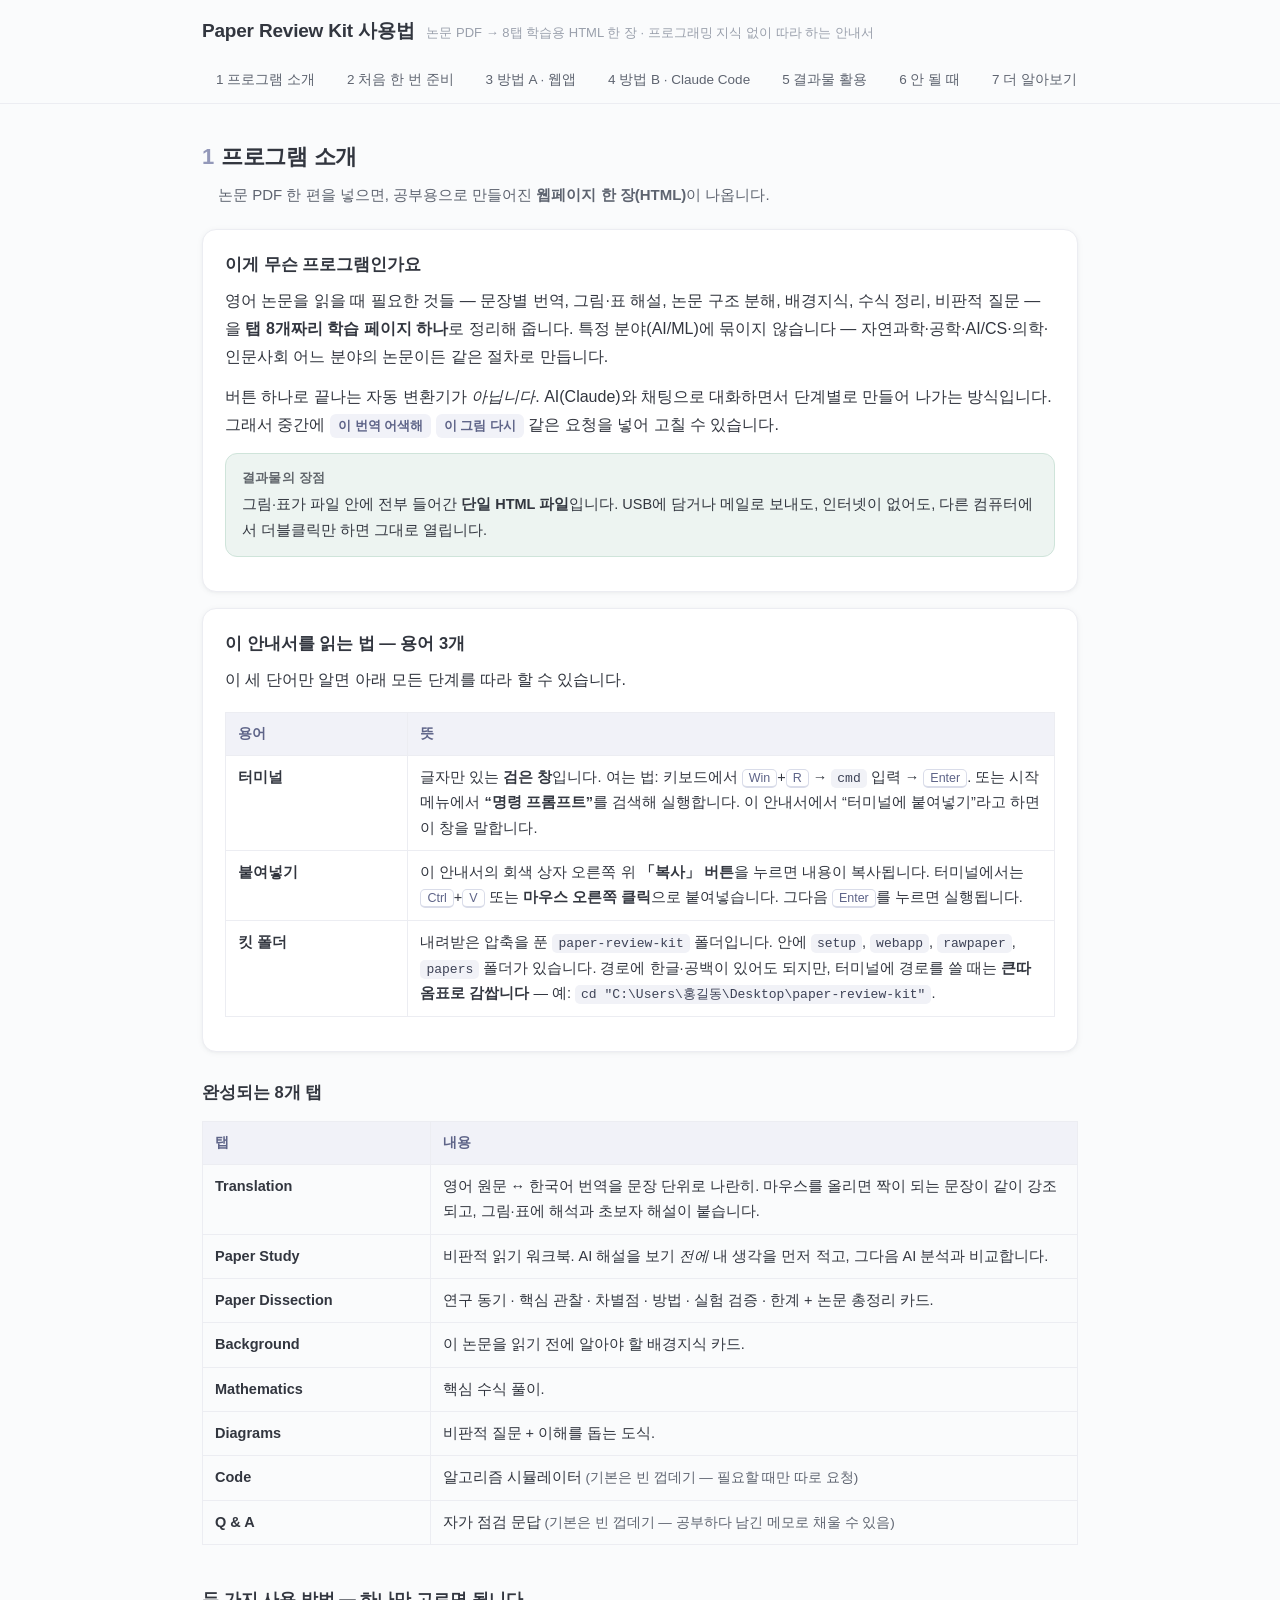
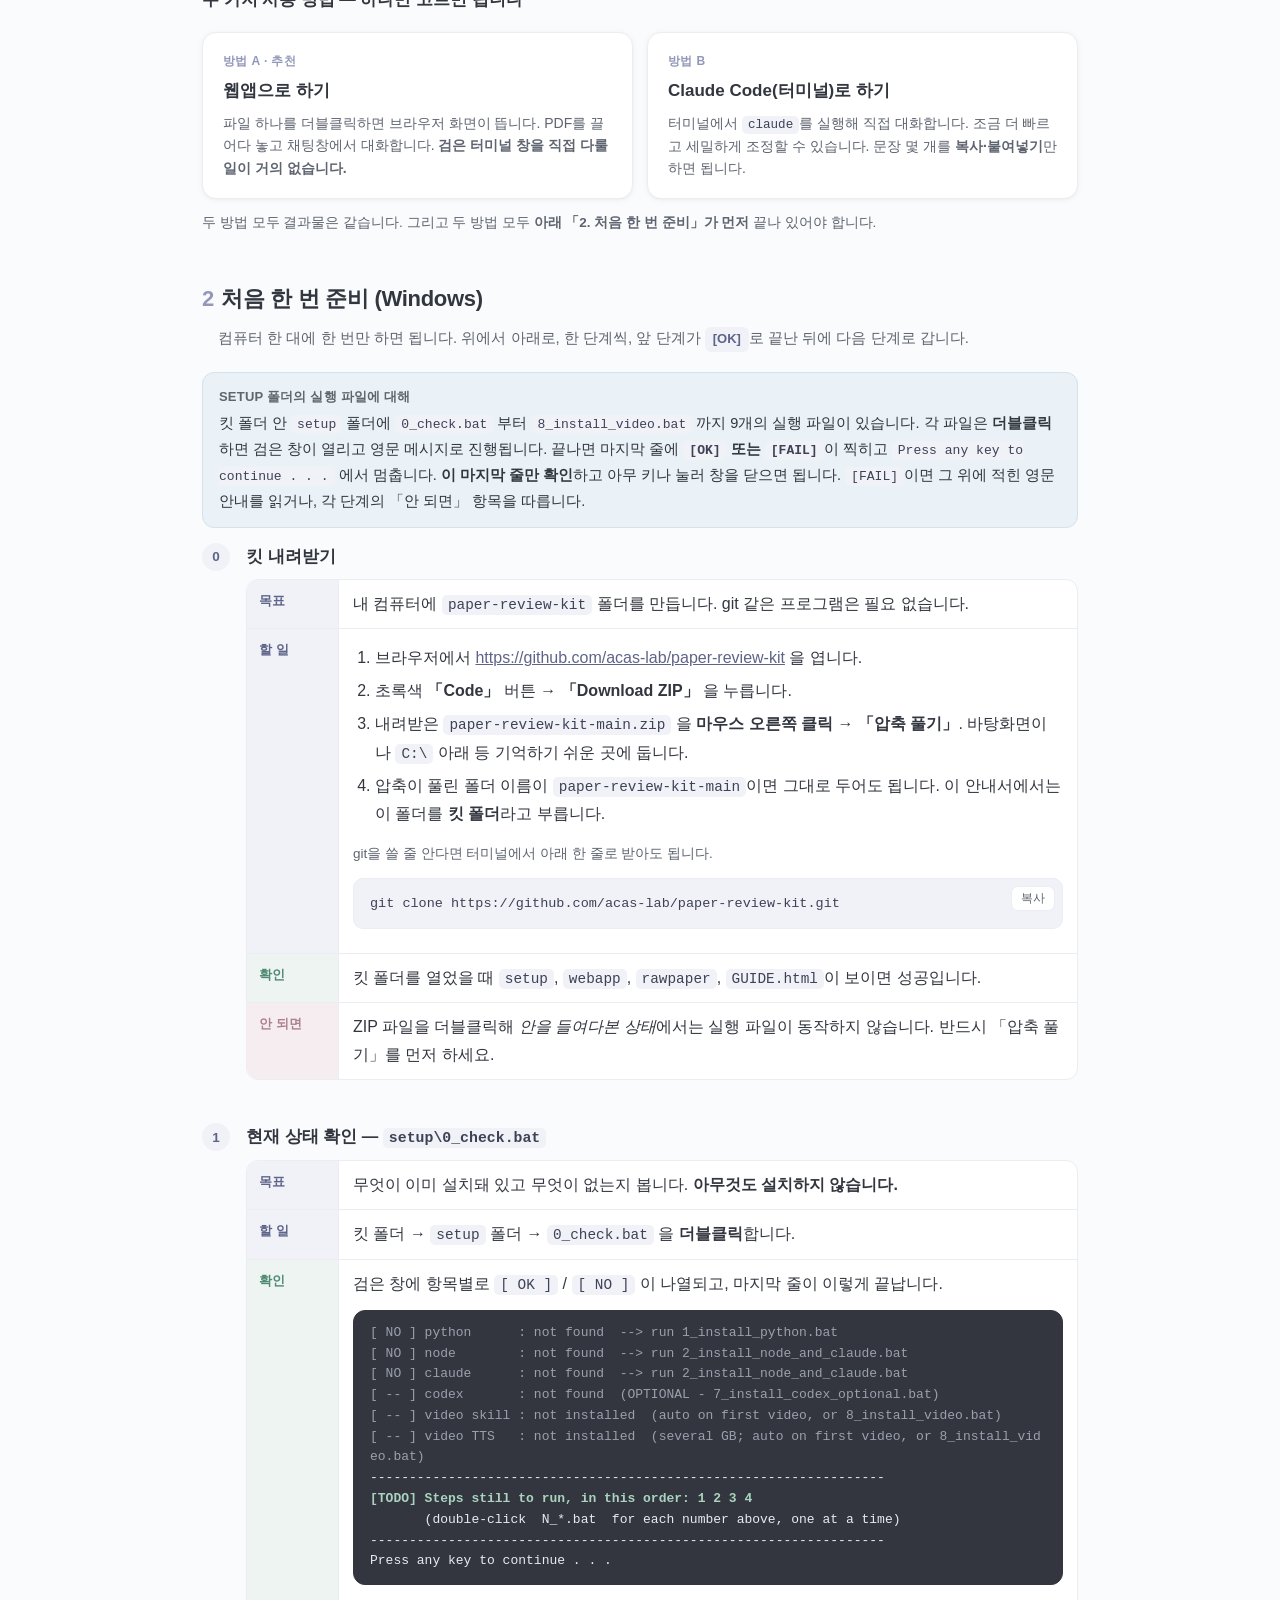
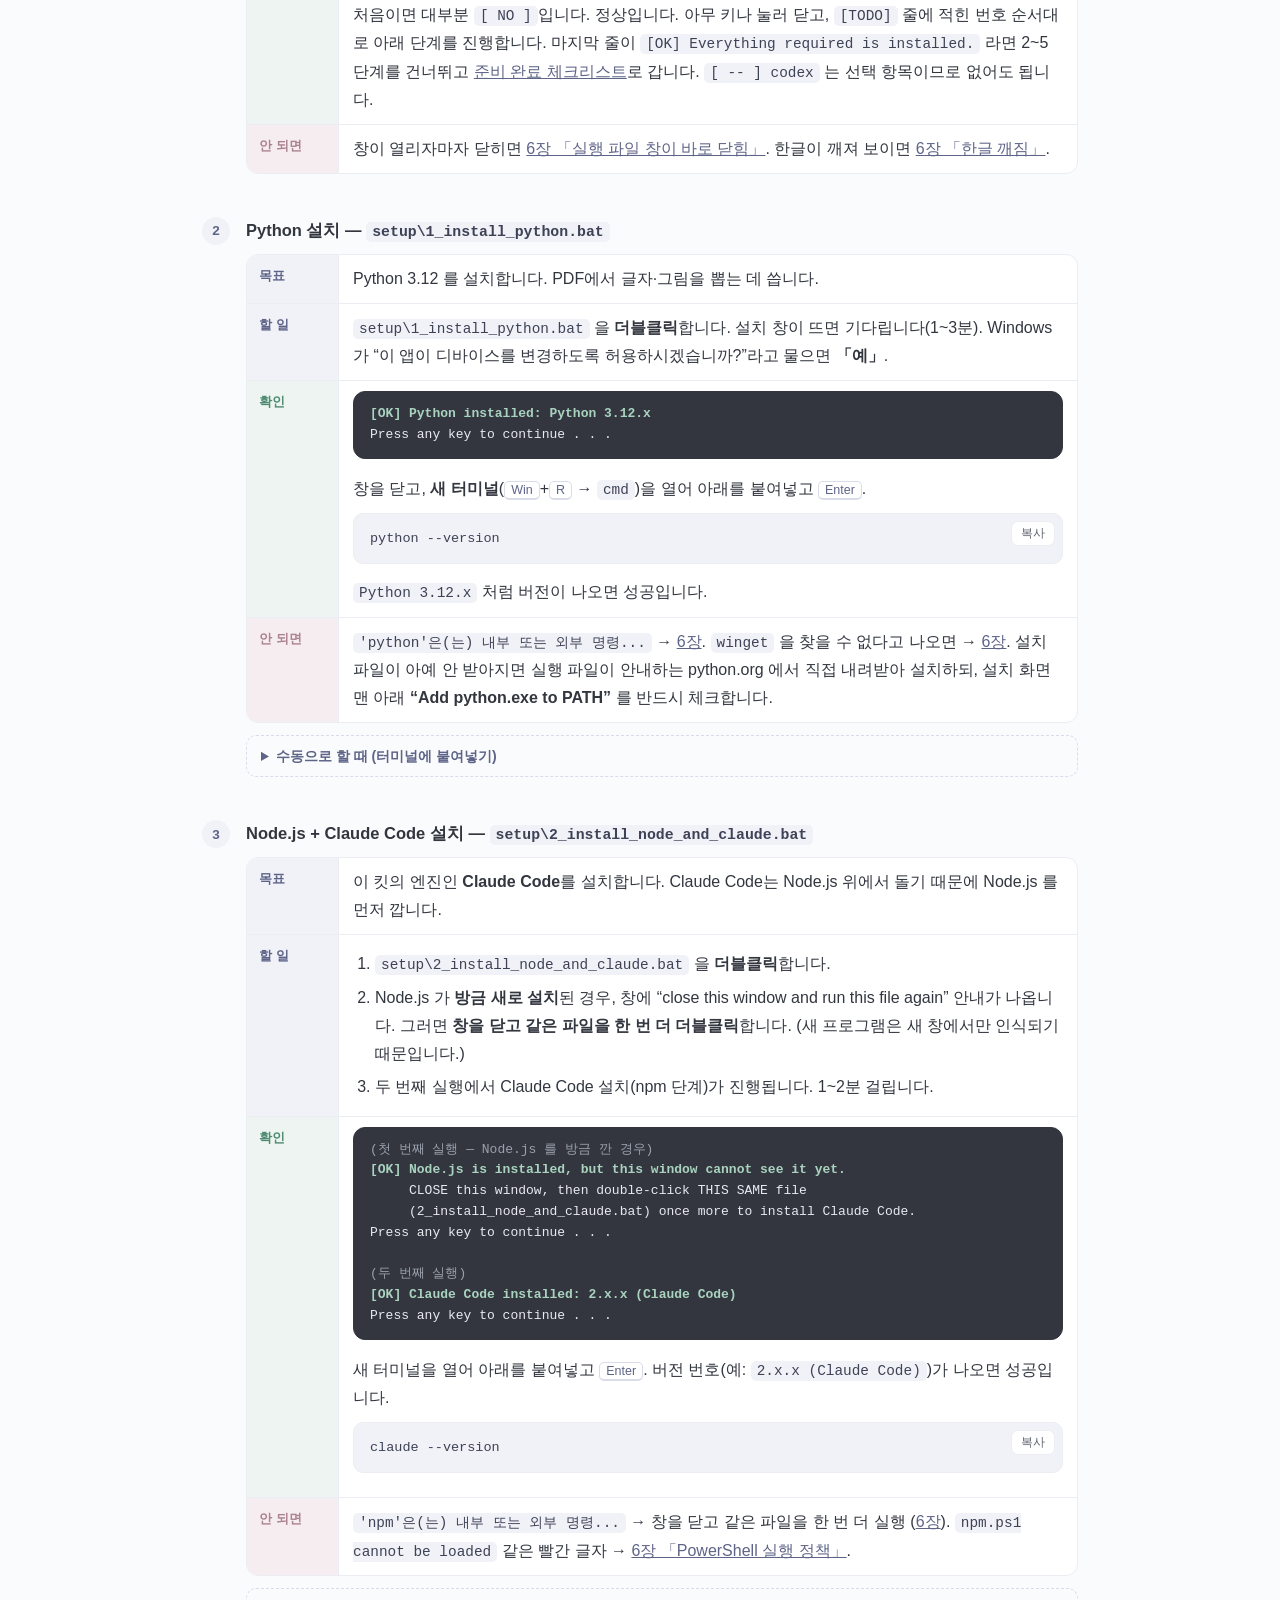
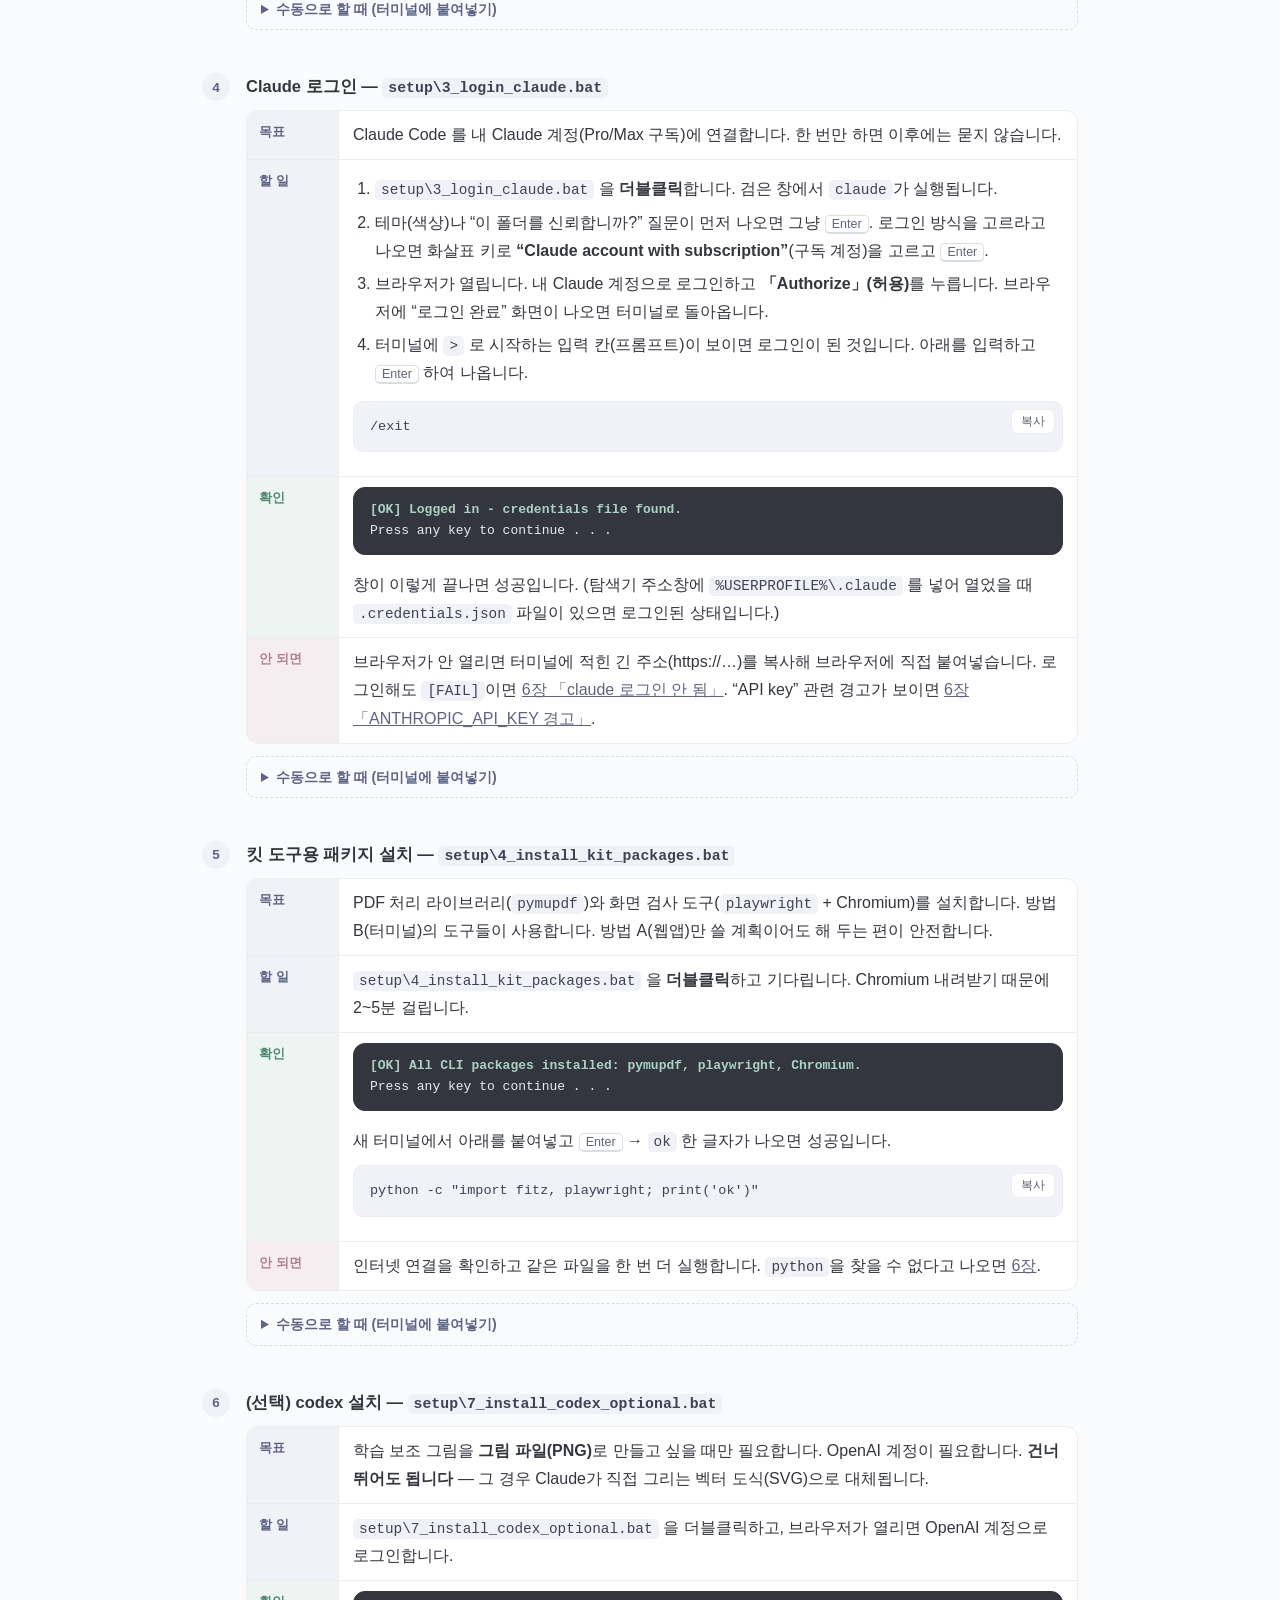
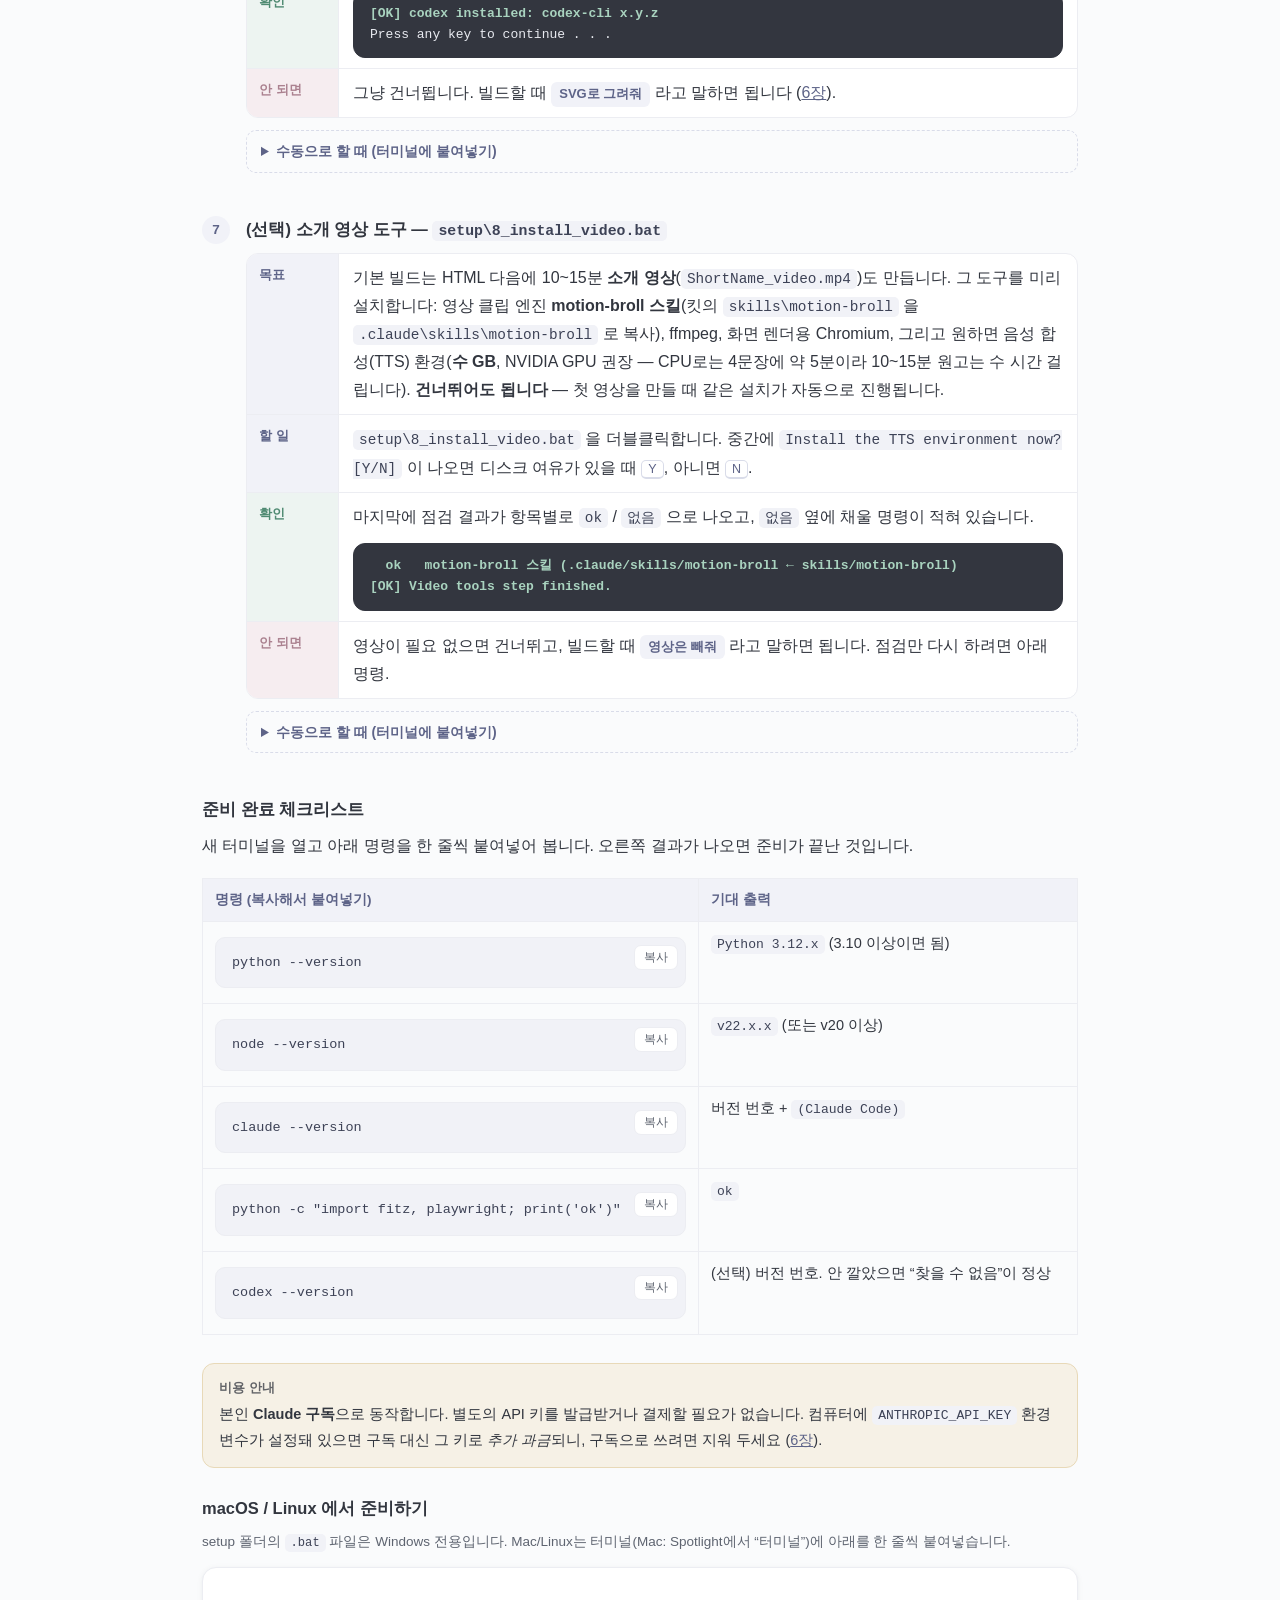
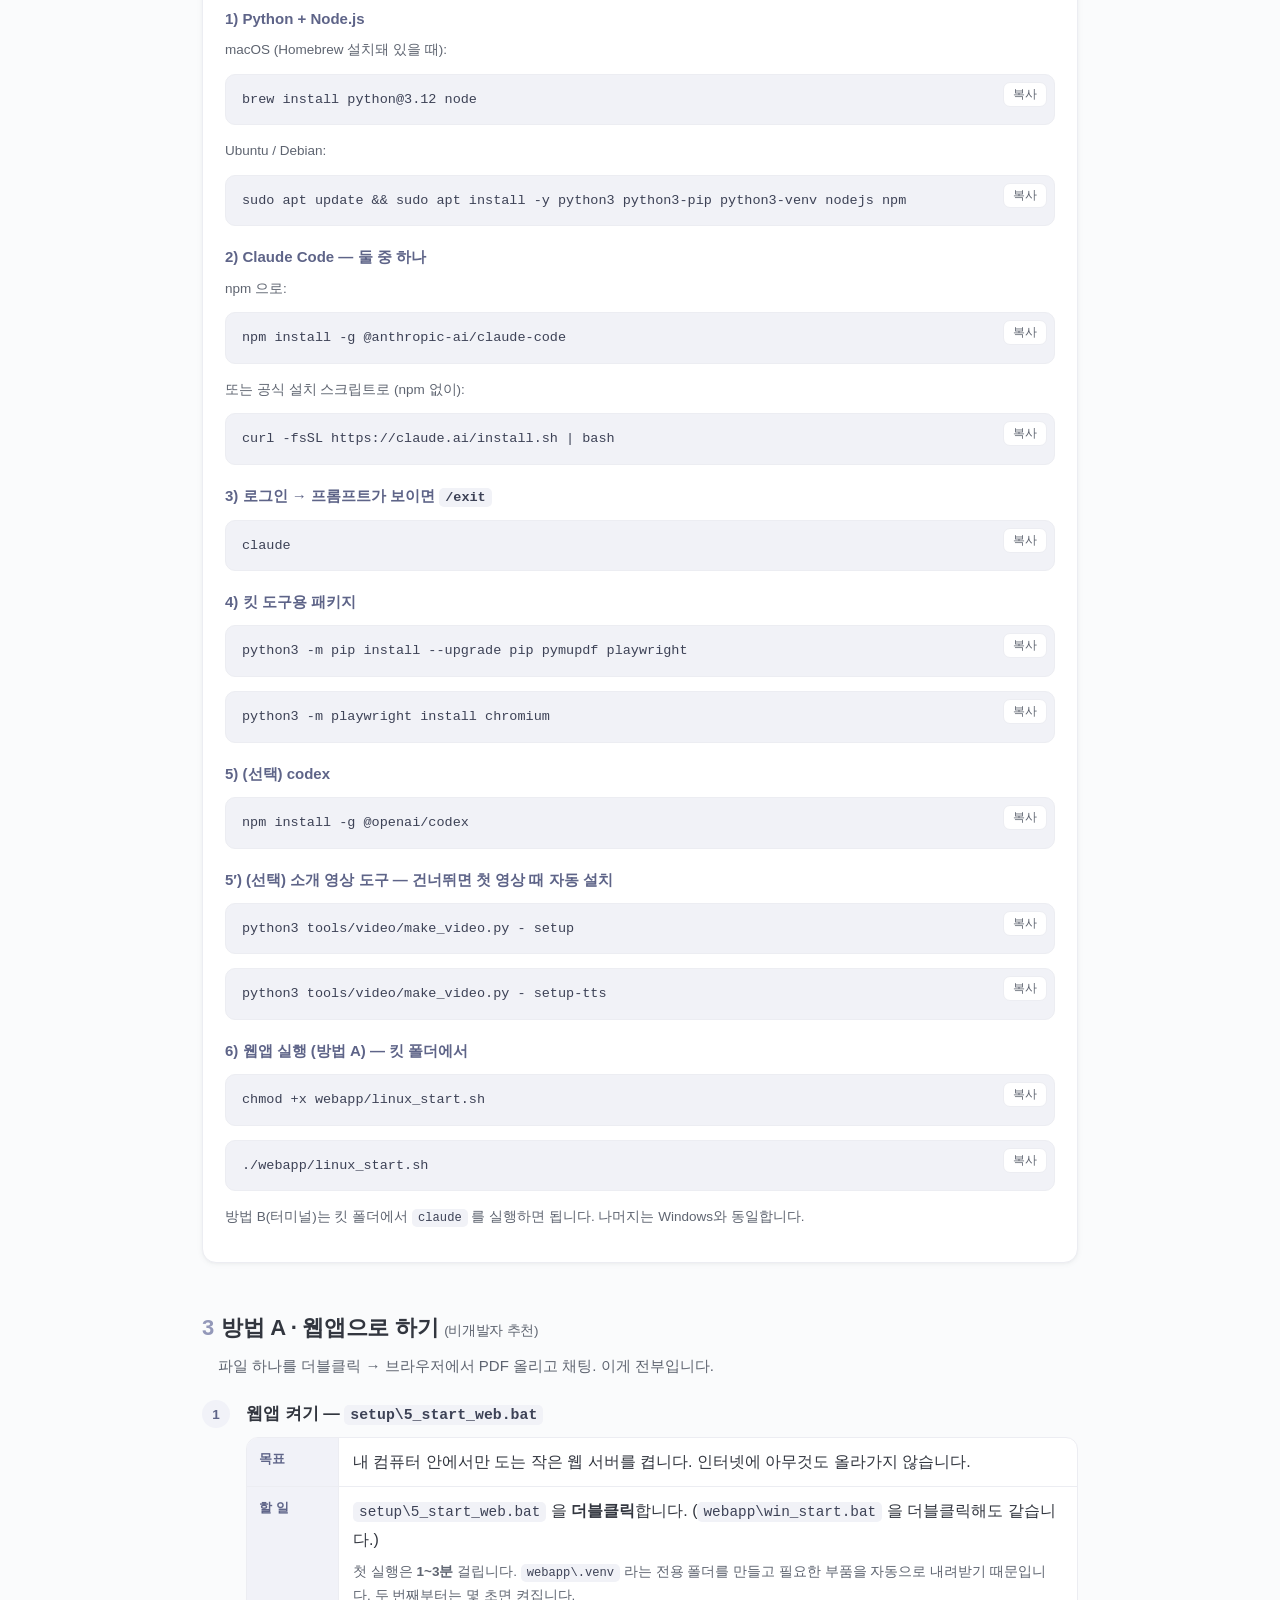
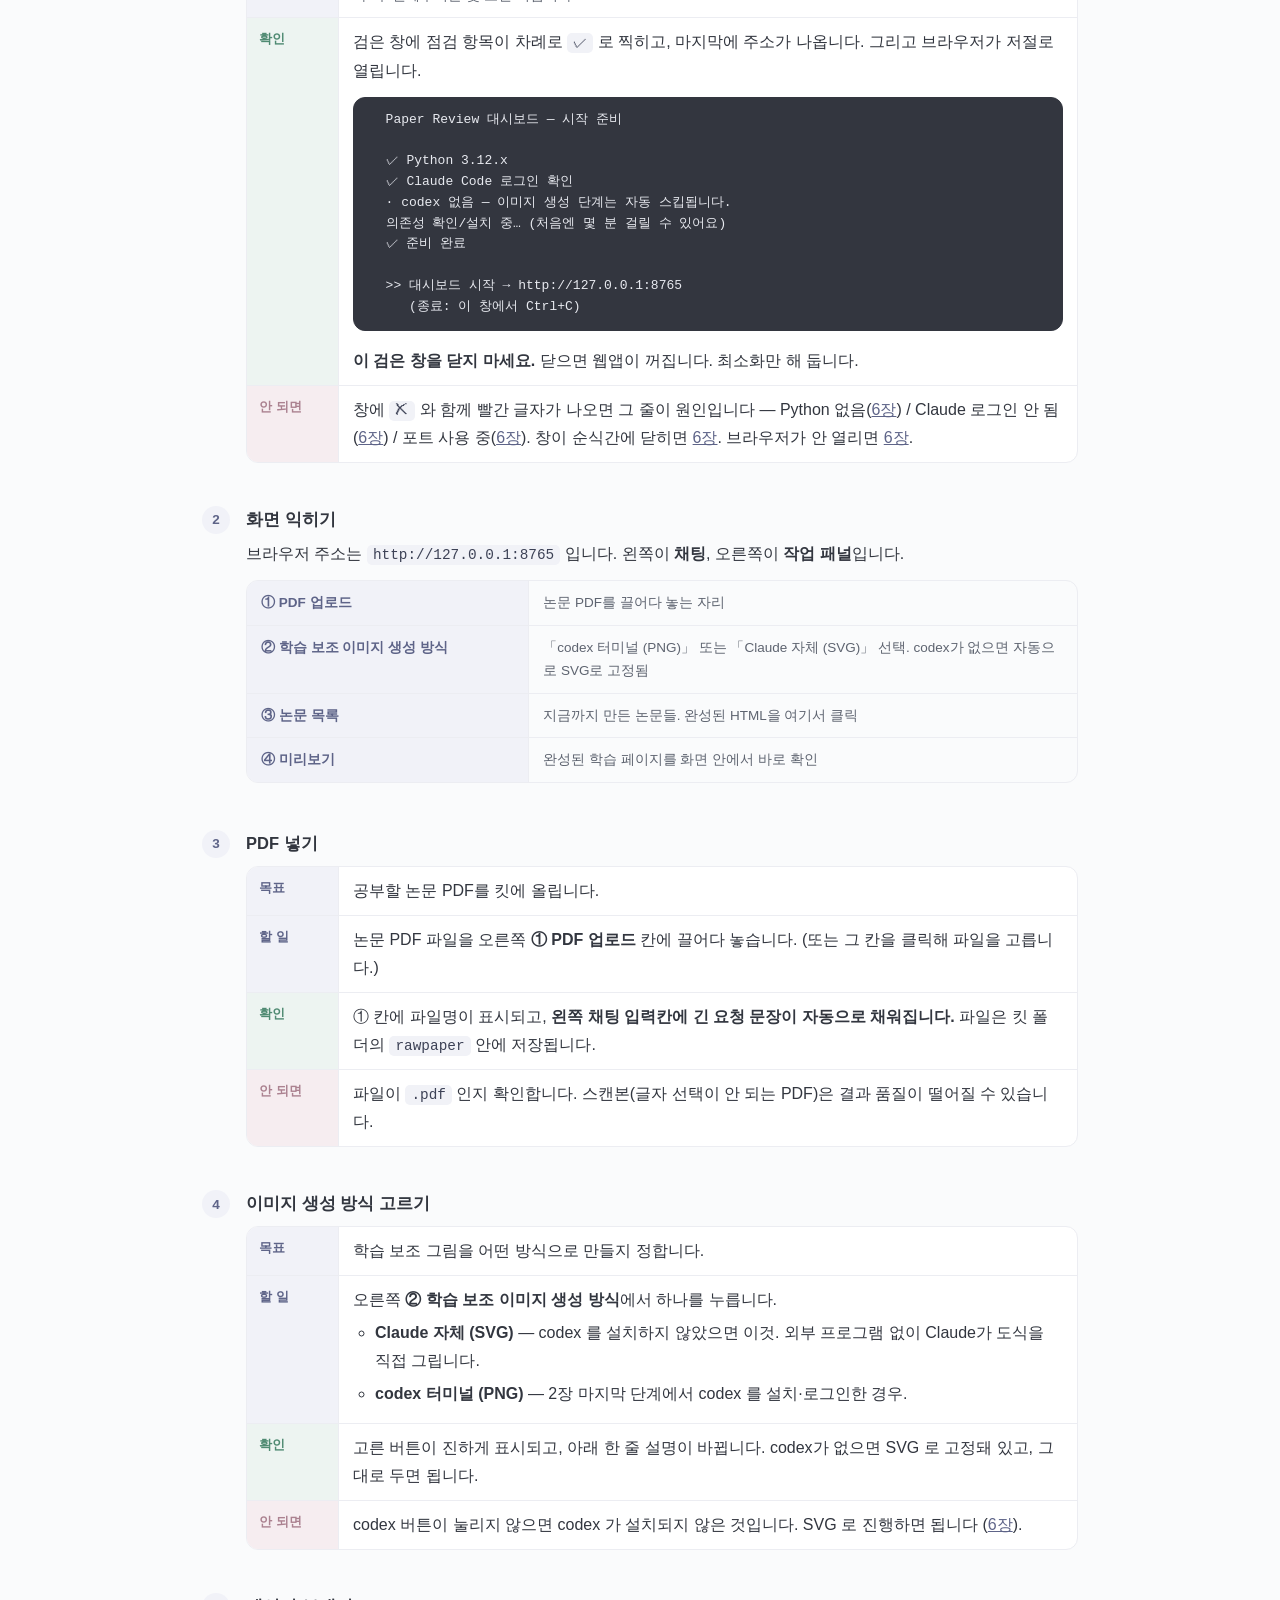
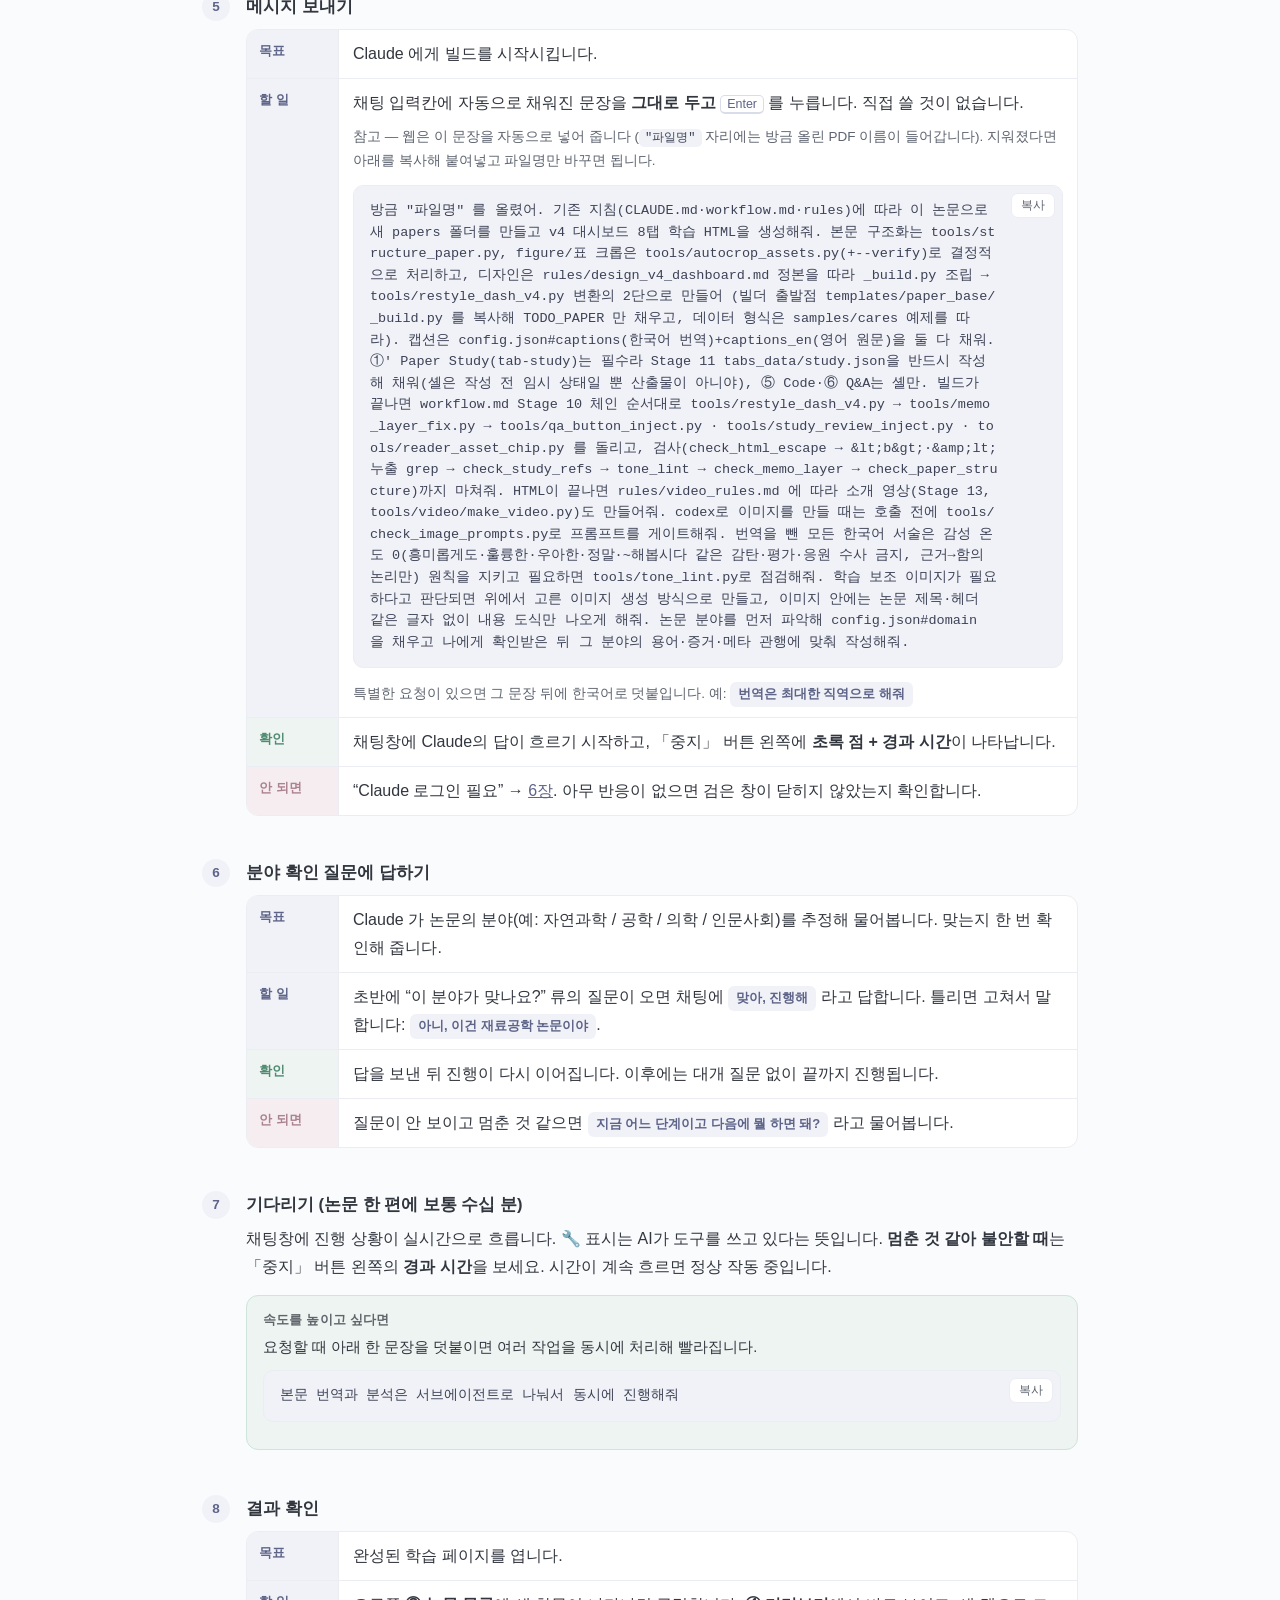
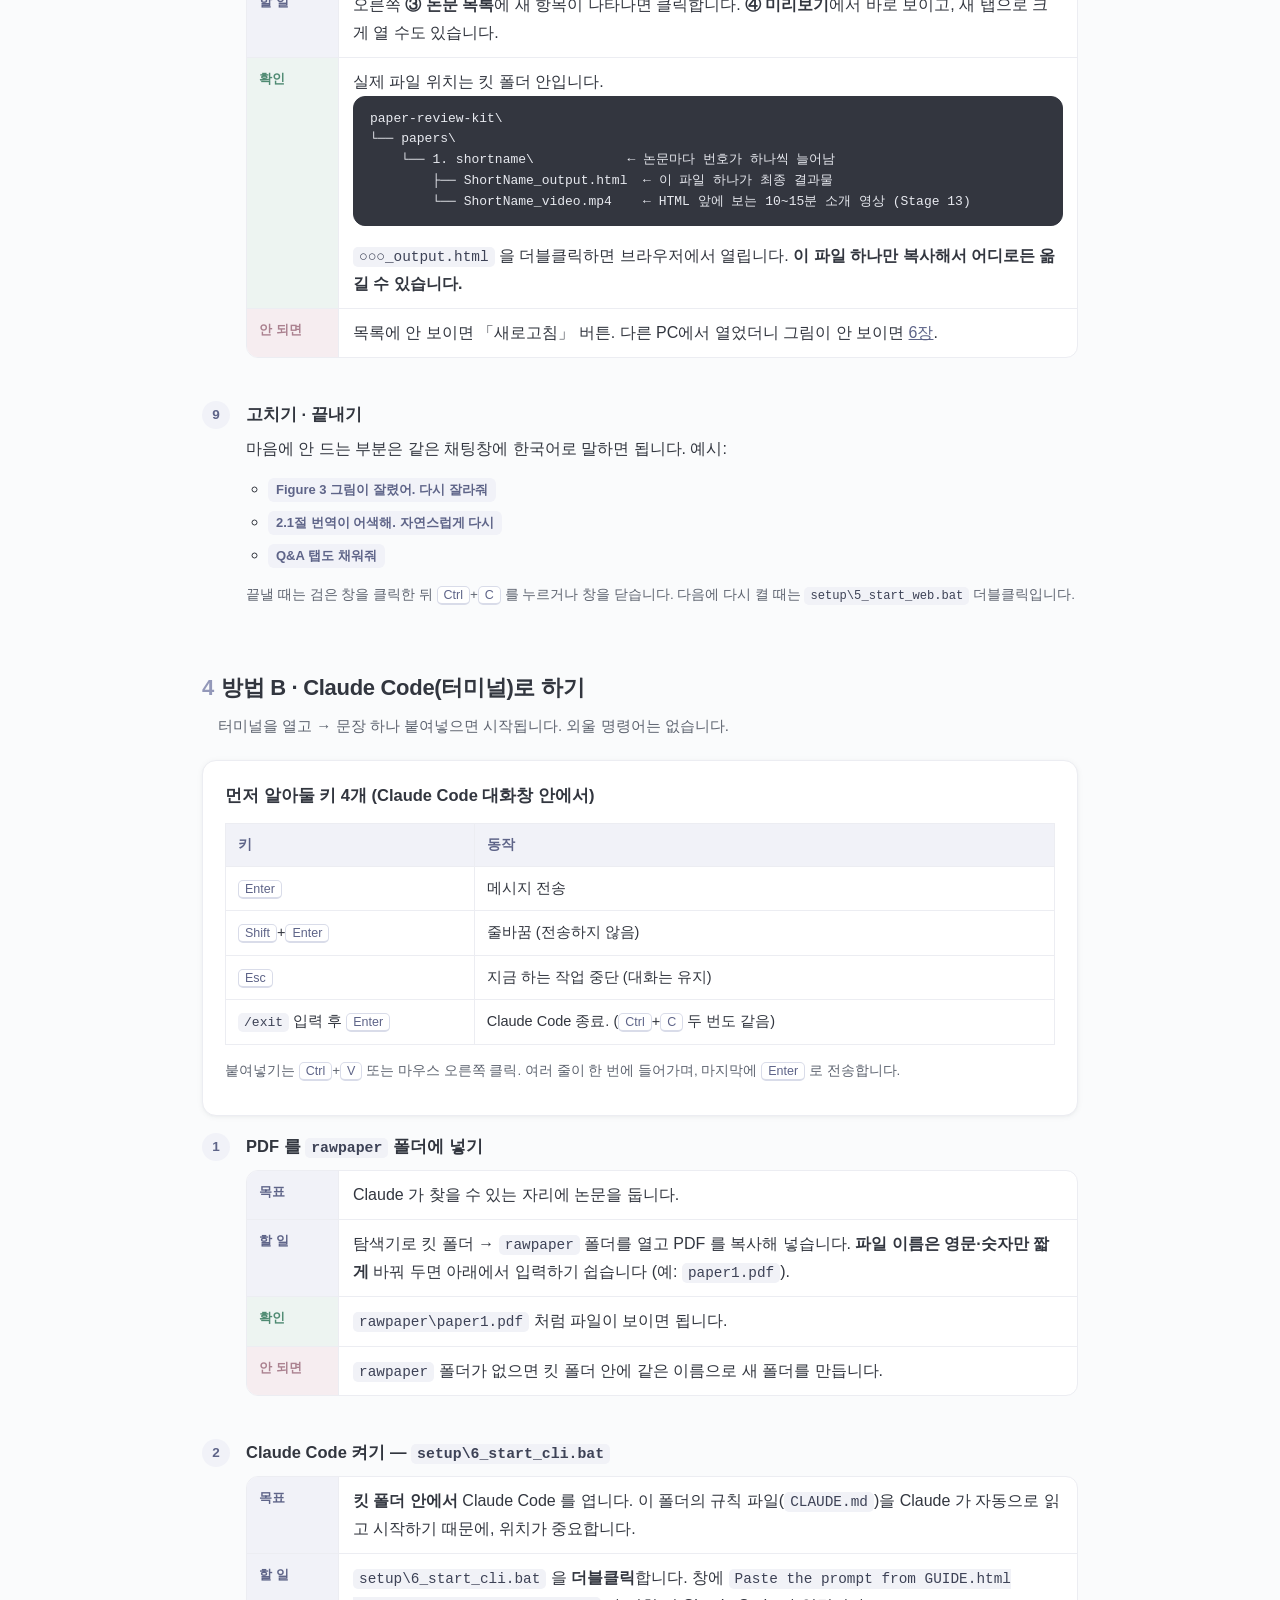
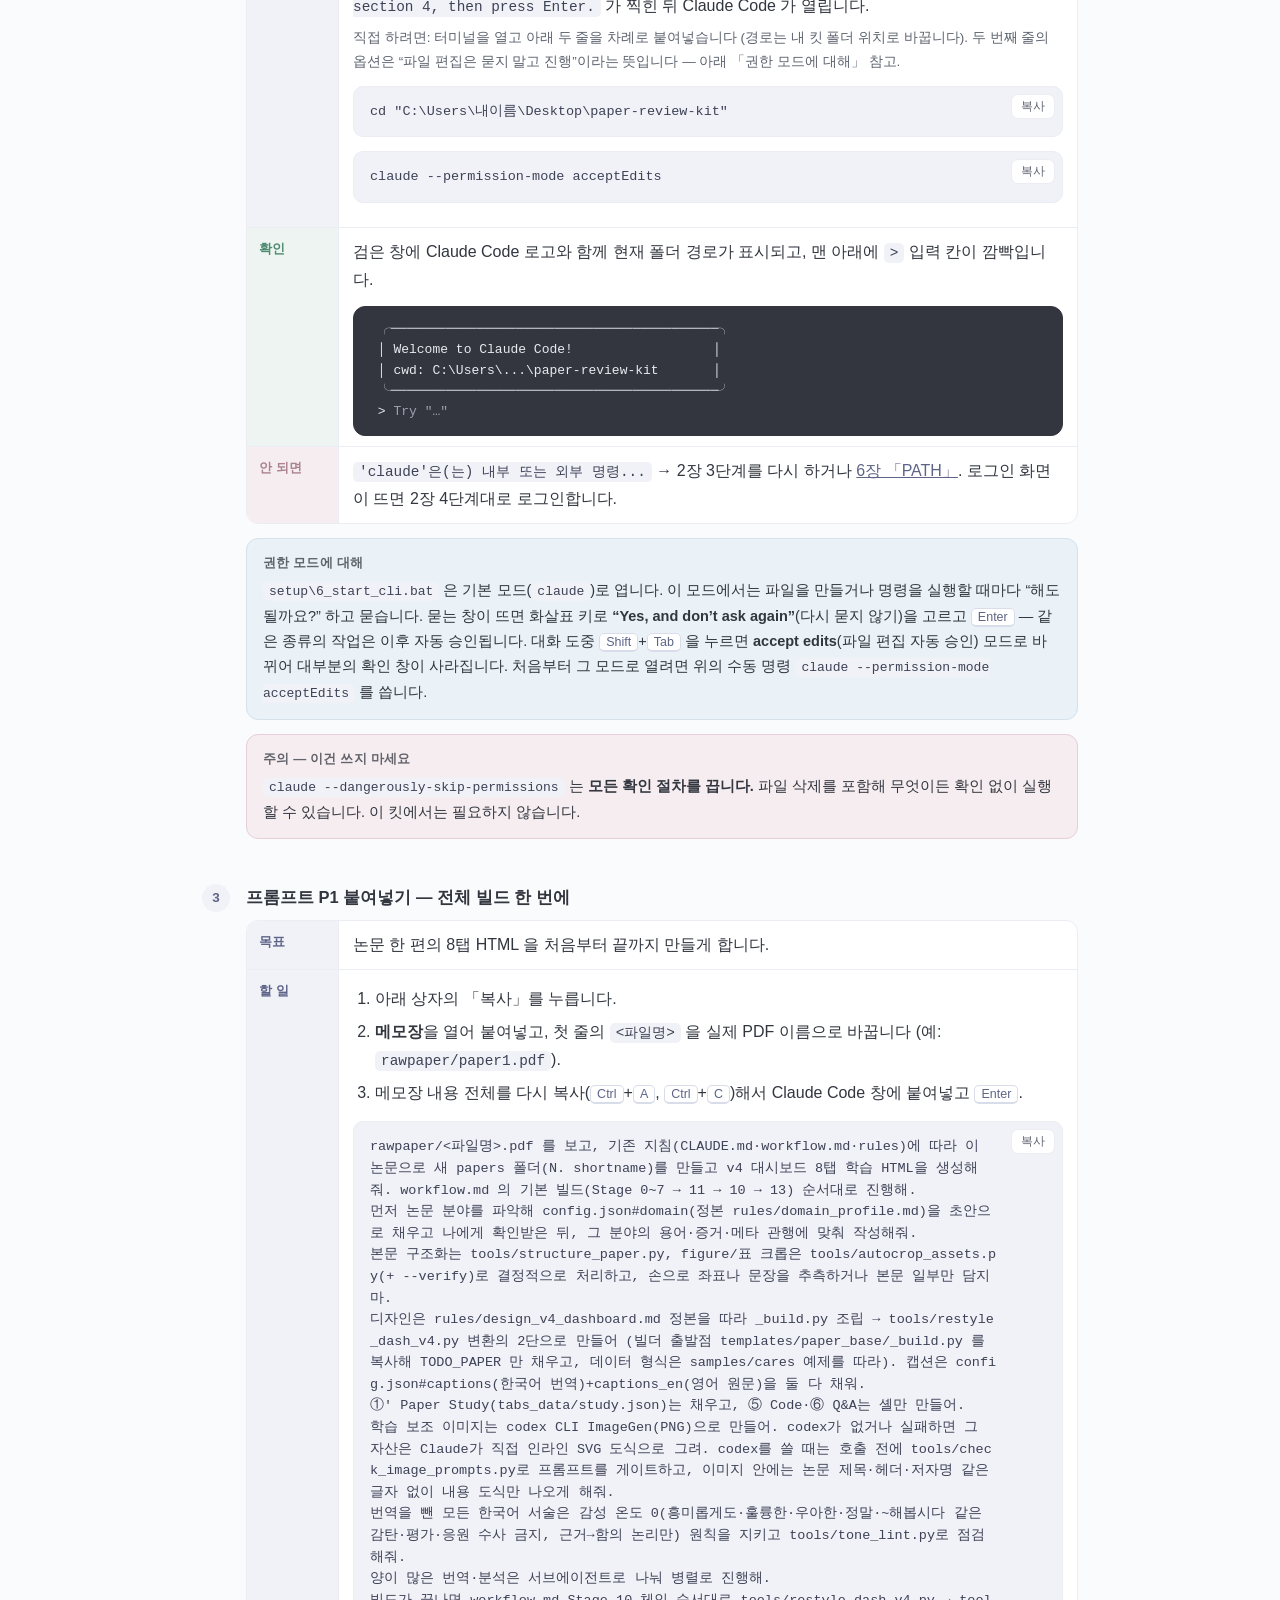
<file: GUIDE.html>
<!doctype html>
<html lang="ko">
<head>
<meta charset="utf-8">
<meta name="viewport" content="width=device-width, initial-scale=1">
<title>Paper Review Kit 사용법</title>
<style>
  :root{
    --bg:#fafbfc; --paper:#ffffff; --ink:#32363f; --ink-soft:#5e6470; --muted:#9aa0ac; --line:#ecedf2;
    --accent:#5e6488; --accent-mid:#9398b9; --accent-soft:#f1f2f8; --accent-pale:#d9dce9;
    --azure:#7191ab; --azure-soft:#eaf1f7; --azure-pale:#d5e2ec;
    --rose:#ab8290; --rose-soft:#f6edf0;
    --mint:#74ad97; --mint-soft:#edf4f1;
    --amber:#ab8a55; --amber-soft:#f6f1e6;
    --radius:14px; --shadow:0 1px 2px rgba(48,53,66,.03),0 1px 6px rgba(48,53,66,.05);
  }
  *{box-sizing:border-box}
  html{scroll-behavior:smooth; scroll-padding-top:110px}
  body{
    margin:0; background:var(--bg); color:var(--ink);
    font-family:-apple-system,BlinkMacSystemFont,"Segoe UI",Roboto,"Helvetica Neue",
      "Malgun Gothic","맑은 고딕","Apple SD Gothic Neo",sans-serif;
    line-height:1.75; font-size:16px; -webkit-font-smoothing:antialiased;
  }

  /* ── topbar ── */
  .topbar{
    position:sticky; top:0; z-index:50; background:rgba(250,251,252,.92);
    backdrop-filter:blur(8px); border-bottom:1px solid var(--line);
  }
  .topbar-inner{max-width:920px; margin:0 auto; padding:14px 22px 0}
  .brand{display:flex; align-items:baseline; gap:12px; flex-wrap:wrap}
  .brand h1{font-size:19px; margin:0; letter-spacing:-.2px}
  .brand .sub{font-size:13px; color:var(--muted)}
  .navtabs{display:flex; gap:4px; margin-top:12px; overflow-x:auto; scrollbar-width:none}
  .navtabs::-webkit-scrollbar{display:none}
  .navtabs a{
    flex:0 0 auto; padding:9px 14px; font-size:13.5px; color:var(--ink-soft); text-decoration:none;
    border-bottom:2px solid transparent; white-space:nowrap;
  }
  .navtabs a:hover{color:var(--accent); border-bottom-color:var(--accent-pale)}

  /* ── layout ── */
  main{max-width:920px; margin:0 auto; padding:34px 22px 90px}
  section{margin:0 0 46px}
  h2{
    font-size:22px; margin:0 0 6px; letter-spacing:-.3px;
  }
  h2 .num{color:var(--accent-mid); font-weight:700; margin-right:7px}
  .lede{color:var(--ink-soft); font-size:15px; margin:0 0 20px; padding-left:16px}
  h3{font-size:16.5px; margin:26px 0 8px; color:var(--ink)}
  h4{font-size:15px; margin:18px 0 6px; color:var(--accent)}
  p{margin:0 0 12px}
  ul,ol{margin:0 0 14px; padding-left:22px}
  li{margin:5px 0}
  a{color:var(--accent)}
  strong{font-weight:650}
  .small{font-size:13.5px; color:var(--ink-soft)}

  .card{
    background:var(--paper); border:1px solid var(--line); border-radius:var(--radius);
    box-shadow:var(--shadow); padding:20px 22px; margin:0 0 16px;
  }
  .card h3:first-child{margin-top:0}

  /* ── code ── */
  code{
    background:#f1f2f7; border-radius:5px; padding:2px 6px; font-size:.9em;
    font-family:"Cascadia Mono",Consolas,"D2Coding",Menlo,monospace; color:#3d4256;
  }
  pre{
    background:#f1f2f7; border:1px solid var(--line); border-radius:10px;
    padding:14px 64px 14px 16px; overflow-x:auto; margin:10px 0 14px;
    font-family:"Cascadia Mono",Consolas,"D2Coding",Menlo,monospace;
    font-size:13.5px; line-height:1.6; color:#3d4256; position:relative;
    white-space:pre-wrap; word-break:break-all;
  }
  pre code{background:none; padding:0; font-size:inherit}
  .copy-wrap{position:relative}
  .copy-btn{
    position:absolute; top:8px; right:8px; border:1px solid var(--line); background:var(--paper);
    color:var(--ink-soft); font-size:11.5px; padding:4px 9px; border-radius:7px; cursor:pointer;
    font-family:inherit;
  }
  .copy-btn:hover{border-color:var(--accent-pale); color:var(--accent)}
  .copy-btn.done{color:var(--mint); border-color:var(--mint)}

  /* 터미널 화면 예시 — 복사 버튼 없음 */
  pre.screen{
    background:#33363f; color:#e8eaf0; border:1px solid #33363f; padding:12px 16px;
    font-size:13px; white-space:pre-wrap;
  }
  pre.screen .ok{color:#a9d3bf; font-weight:700}
  pre.screen .bad{color:#e3b6c1; font-weight:700}
  pre.screen .dim{color:#9aa0ac}

  /* ── steps ── */
  ol.steps{list-style:none; padding:0; counter-reset:s; margin:0}
  ol.steps > li{
    counter-increment:s; position:relative; padding:0 0 4px 44px; margin:0 0 26px;
  }
  ol.steps > li::before{
    content:counter(s); position:absolute; left:0; top:1px;
    width:28px; height:28px; border-radius:50%; background:var(--accent-soft);
    color:var(--accent); font-size:13.5px; font-weight:700;
    display:flex; align-items:center; justify-content:center;
  }
  ol.steps > li > .t{font-weight:650; display:block; margin-bottom:6px; font-size:16.5px}
  ol.steps.zero{counter-reset:s -1}

  /* 목표 · 할 일 · 확인 · 안 되면 */
  .sbox{
    border:1px solid var(--line); border-radius:12px; overflow:hidden; margin:8px 0 12px;
    background:var(--paper);
  }
  .sb{display:flex; border-bottom:1px solid var(--line)}
  .sb:last-child{border-bottom:0}
  .sk{
    flex:0 0 92px; background:var(--accent-soft); color:var(--accent); font-weight:700; font-size:13px;
    padding:10px 12px; border-right:1px solid var(--line); letter-spacing:.2px;
  }
  .sv{padding:10px 14px; flex:1 1 auto; min-width:0}
  .sv > :first-child{margin-top:0}
  .sv > :last-child{margin-bottom:0}
  .sb.check .sk{background:var(--mint-soft); color:#4f8a72}
  .sb.fail .sk{background:var(--rose-soft); color:var(--rose)}

  details{
    border:1px dashed var(--accent-pale); border-radius:10px; padding:8px 14px; margin:8px 0 12px;
    background:var(--bg);
  }
  details summary{cursor:pointer; font-weight:650; font-size:14px; color:var(--accent)}
  details[open] summary{margin-bottom:6px}

  /* ── callouts ── */
  .note{
    border-radius:12px; padding:13px 16px; margin:14px 0; font-size:14.5px;
    border:1px solid var(--azure-pale); background:var(--azure-soft);
  }
  .note.warn{border-color:#e8d9b8; background:var(--amber-soft)}
  .note.tip{border-color:#cfe4da; background:var(--mint-soft)}
  .note.stop{border-color:#e6cfd6; background:var(--rose-soft)}
  .note b{display:block; margin-bottom:3px; font-size:13px; letter-spacing:.2px;
    text-transform:uppercase; opacity:.75}

  /* ── table ── */
  table{border-collapse:collapse; width:100%; font-size:14.5px; margin:6px 0 14px}
  th,td{border:1px solid var(--line); padding:9px 12px; text-align:left; vertical-align:top}
  th{background:var(--accent-soft); font-weight:650; color:var(--accent); font-size:13.5px}
  td code{white-space:nowrap}
  td pre{margin:6px 0}
  .tbl-scroll{overflow-x:auto}
  tr:target td{background:var(--amber-soft)}

  /* ── path pill / kbd ── */
  .pill{
    display:inline-block; background:var(--accent-soft); color:var(--accent);
    border-radius:6px; padding:1px 8px; font-size:13px; font-weight:600;
  }
  kbd{
    background:var(--paper); border:1px solid var(--accent-pale); border-bottom-width:2px;
    border-radius:5px; padding:1px 6px; font-size:12.5px; font-family:inherit; color:var(--accent);
  }

  /* ── route picker ── */
  .routes{display:grid; grid-template-columns:repeat(auto-fit,minmax(260px,1fr)); gap:14px; margin:18px 0 0}
  .route{
    display:block; text-decoration:none; color:inherit; background:var(--paper);
    border:1px solid var(--line); border-radius:var(--radius); padding:18px 20px; box-shadow:var(--shadow);
  }
  .route:hover{border-color:var(--accent-pale)}
  .route .tag{font-size:12px; font-weight:700; letter-spacing:.4px; color:var(--accent-mid)}
  .route .rt{font-size:17px; font-weight:650; margin:4px 0 6px; color:var(--ink)}
  .route .rd{font-size:14px; color:var(--ink-soft); line-height:1.6}

  /* ── screen map ── */
  .screen{
    border:1px solid var(--line); border-radius:12px; overflow:hidden; margin:12px 0 16px;
    font-size:13.5px;
  }
  .screen-row{display:flex; border-bottom:1px solid var(--line)}
  .screen-row:last-child{border-bottom:0}
  .screen-k{
    flex:0 0 34%; background:var(--accent-soft); color:var(--accent); font-weight:650;
    padding:10px 14px; border-right:1px solid var(--line);
  }
  .screen-v{padding:10px 14px; color:var(--ink-soft)}

  footer{
    max-width:920px; margin:0 auto; padding:24px 22px 60px;
    border-top:1px solid var(--line); color:var(--muted); font-size:13px;
  }
  @media (max-width:640px){
    body{font-size:15.5px}
    .screen-k{flex-basis:42%}
    .sk{flex-basis:72px; font-size:12px; padding:10px 8px}
  }
  @media print{
    .topbar{position:static} .copy-btn{display:none}
    details{display:block} details summary{display:none}
  }
</style>
</head>
<body>

<div class="topbar">
  <div class="topbar-inner">
    <div class="brand">
      <h1>Paper Review Kit 사용법</h1>
      <span class="sub">논문 PDF → 8탭 학습용 HTML 한 장 · 프로그래밍 지식 없이 따라 하는 안내서</span>
    </div>
    <nav class="navtabs">
      <a href="#intro">1 프로그램 소개</a>
      <a href="#prep">2 처음 한 번 준비</a>
      <a href="#web">3 방법 A · 웹앱</a>
      <a href="#cli">4 방법 B · Claude Code</a>
      <a href="#after">5 결과물 활용</a>
      <a href="#trouble">6 안 될 때</a>
      <a href="#more">7 더 알아보기</a>
    </nav>
  </div>
</div>

<main>

<!-- ══════════════ 1. 소개 ══════════════ -->
<section id="intro">
  <h2><span class="num">1</span>프로그램 소개</h2>
  <p class="lede">논문 PDF 한 편을 넣으면, 공부용으로 만들어진 <strong>웹페이지 한 장(HTML)</strong>이 나옵니다.</p>

  <div class="card">
    <h3>이게 무슨 프로그램인가요</h3>
    <p>
      영어 논문을 읽을 때 필요한 것들 — 문장별 번역, 그림·표 해설, 논문 구조 분해, 배경지식, 수식 정리,
      비판적 질문 — 을 <strong>탭 8개짜리 학습 페이지 하나</strong>로 정리해 줍니다.
      특정 분야(AI/ML)에 묶이지 않습니다 — 자연과학·공학·AI/CS·의학·인문사회 어느 분야의 논문이든 같은 절차로 만듭니다.
    </p>
    <p>
      버튼 하나로 끝나는 자동 변환기가 <em>아닙니다</em>. AI(Claude)와 채팅으로 대화하면서
      단계별로 만들어 나가는 방식입니다. 그래서 중간에 <span class="pill">이 번역 어색해</span>
      <span class="pill">이 그림 다시</span> 같은 요청을 넣어 고칠 수 있습니다.
    </p>
    <div class="note tip">
      <b>결과물의 장점</b>
      그림·표가 파일 안에 전부 들어간 <strong>단일 HTML 파일</strong>입니다. USB에 담거나 메일로 보내도,
      인터넷이 없어도, 다른 컴퓨터에서 더블클릭만 하면 그대로 열립니다.
    </div>
  </div>

  <div class="card">
    <h3>이 안내서를 읽는 법 — 용어 3개</h3>
    <p>이 세 단어만 알면 아래 모든 단계를 따라 할 수 있습니다.</p>
    <div class="tbl-scroll">
    <table>
      <tr><th style="width:22%">용어</th><th>뜻</th></tr>
      <tr>
        <td><strong>터미널</strong></td>
        <td>글자만 있는 <strong>검은 창</strong>입니다. 여는 법: 키보드에서 <kbd>Win</kbd>+<kbd>R</kbd> → <code>cmd</code> 입력 → <kbd>Enter</kbd>.
          또는 시작 메뉴에서 <strong>“명령 프롬프트”</strong>를 검색해 실행합니다.
          이 안내서에서 “터미널에 붙여넣기”라고 하면 이 창을 말합니다.</td>
      </tr>
      <tr>
        <td><strong>붙여넣기</strong></td>
        <td>이 안내서의 회색 상자 오른쪽 위 <strong>「복사」 버튼</strong>을 누르면 내용이 복사됩니다.
          터미널에서는 <kbd>Ctrl</kbd>+<kbd>V</kbd> 또는 <strong>마우스 오른쪽 클릭</strong>으로 붙여넣습니다. 그다음 <kbd>Enter</kbd>를 누르면 실행됩니다.</td>
      </tr>
      <tr>
        <td><strong>킷 폴더</strong></td>
        <td>내려받은 압축을 푼 <code>paper-review-kit</code> 폴더입니다. 안에 <code>setup</code>, <code>webapp</code>, <code>rawpaper</code>, <code>papers</code> 폴더가 있습니다.
          경로에 한글·공백이 있어도 되지만, 터미널에 경로를 쓸 때는 <strong>큰따옴표로 감쌉니다</strong> — 예: <code>cd "C:\Users\홍길동\Desktop\paper-review-kit"</code>.</td>
      </tr>
    </table>
    </div>
  </div>

  <h3>완성되는 8개 탭</h3>
  <div class="tbl-scroll">
  <table>
    <tr><th style="width:26%">탭</th><th>내용</th></tr>
    <tr><td><strong>Translation</strong></td><td>영어 원문 ↔ 한국어 번역을 문장 단위로 나란히. 마우스를 올리면 짝이 되는 문장이 같이 강조되고, 그림·표에 해석과 초보자 해설이 붙습니다.</td></tr>
    <tr><td><strong>Paper Study</strong></td><td>비판적 읽기 워크북. AI 해설을 보기 <em>전에</em> 내 생각을 먼저 적고, 그다음 AI 분석과 비교합니다.</td></tr>
    <tr><td><strong>Paper Dissection</strong></td><td>연구 동기 · 핵심 관찰 · 차별점 · 방법 · 실험 검증 · 한계 + 논문 총정리 카드.</td></tr>
    <tr><td><strong>Background</strong></td><td>이 논문을 읽기 전에 알아야 할 배경지식 카드.</td></tr>
    <tr><td><strong>Mathematics</strong></td><td>핵심 수식 풀이.</td></tr>
    <tr><td><strong>Diagrams</strong></td><td>비판적 질문 + 이해를 돕는 도식.</td></tr>
    <tr><td><strong>Code</strong></td><td>알고리즘 시뮬레이터 <span class="small">(기본은 빈 껍데기 — 필요할 때만 따로 요청)</span></td></tr>
    <tr><td><strong>Q &amp; A</strong></td><td>자가 점검 문답 <span class="small">(기본은 빈 껍데기 — 공부하다 남긴 메모로 채울 수 있음)</span></td></tr>
  </table>
  </div>

  <h3>두 가지 사용 방법 — 하나만 고르면 됩니다</h3>
  <div class="routes">
    <a class="route" href="#web">
      <div class="tag">방법 A · 추천</div>
      <div class="rt">웹앱으로 하기</div>
      <div class="rd">파일 하나를 더블클릭하면 브라우저 화면이 뜹니다. PDF를 끌어다 놓고 채팅창에서 대화합니다.
        <strong>검은 터미널 창을 직접 다룰 일이 거의 없습니다.</strong></div>
    </a>
    <a class="route" href="#cli">
      <div class="tag">방법 B</div>
      <div class="rt">Claude Code(터미널)로 하기</div>
      <div class="rd">터미널에서 <code>claude</code>를 실행해 직접 대화합니다. 조금 더 빠르고 세밀하게 조정할 수 있습니다.
        문장 몇 개를 <strong>복사·붙여넣기</strong>만 하면 됩니다.</div>
    </a>
  </div>
  <p class="small" style="margin-top:12px">
    두 방법 모두 결과물은 같습니다. 그리고 두 방법 모두 <strong>아래 「2. 처음 한 번 준비」가 먼저</strong> 끝나 있어야 합니다.
  </p>
</section>

<!-- ══════════════ 2. 준비 ══════════════ -->
<section id="prep">
  <h2><span class="num">2</span>처음 한 번 준비 (Windows)</h2>
  <p class="lede">컴퓨터 한 대에 한 번만 하면 됩니다. 위에서 아래로, 한 단계씩, 앞 단계가 <span class="pill">[OK]</span>로 끝난 뒤에 다음 단계로 갑니다.</p>

  <div class="note">
    <b>setup 폴더의 실행 파일에 대해</b>
    킷 폴더 안 <code>setup</code> 폴더에 <code>0_check.bat</code> 부터 <code>8_install_video.bat</code> 까지 9개의 실행 파일이 있습니다.
    각 파일은 <strong>더블클릭</strong>하면 검은 창이 열리고 영문 메시지로 진행됩니다.
    끝나면 마지막 줄에 <strong><code>[OK]</code> 또는 <code>[FAIL]</code></strong>이 찍히고 <code>Press any key to continue . . .</code> 에서 멈춥니다.
    <strong>이 마지막 줄만 확인</strong>하고 아무 키나 눌러 창을 닫으면 됩니다. <code>[FAIL]</code>이면 그 위에 적힌 영문 안내를 읽거나, 각 단계의 「안 되면」 항목을 따릅니다.
  </div>

  <ol class="steps zero">
    <li>
      <span class="t">킷 내려받기</span>
      <div class="sbox">
        <div class="sb"><div class="sk">목표</div><div class="sv">내 컴퓨터에 <code>paper-review-kit</code> 폴더를 만듭니다. git 같은 프로그램은 필요 없습니다.</div></div>
        <div class="sb"><div class="sk">할 일</div><div class="sv">
          <ol>
            <li>브라우저에서 <a href="https://github.com/acas-lab/paper-review-kit" target="_blank" rel="noopener">https://github.com/acas-lab/paper-review-kit</a> 을 엽니다.</li>
            <li>초록색 <strong>「Code」</strong> 버튼 → <strong>「Download ZIP」</strong> 을 누릅니다.</li>
            <li>내려받은 <code>paper-review-kit-main.zip</code> 을 <strong>마우스 오른쪽 클릭 → 「압축 풀기」</strong>. 바탕화면이나 <code>C:\</code> 아래 등 기억하기 쉬운 곳에 둡니다.</li>
            <li>압축이 풀린 폴더 이름이 <code>paper-review-kit-main</code>이면 그대로 두어도 됩니다. 이 안내서에서는 이 폴더를 <strong>킷 폴더</strong>라고 부릅니다.</li>
          </ol>
          <p class="small">git을 쓸 줄 안다면 터미널에서 아래 한 줄로 받아도 됩니다.</p>
<pre><code>git clone https://github.com/acas-lab/paper-review-kit.git</code></pre>
        </div></div>
        <div class="sb check"><div class="sk">확인</div><div class="sv">킷 폴더를 열었을 때 <code>setup</code>, <code>webapp</code>, <code>rawpaper</code>, <code>GUIDE.html</code>이 보이면 성공입니다.</div></div>
        <div class="sb fail"><div class="sk">안 되면</div><div class="sv">ZIP 파일을 더블클릭해 <em>안을 들여다본 상태</em>에서는 실행 파일이 동작하지 않습니다. 반드시 「압축 풀기」를 먼저 하세요.</div></div>
      </div>
    </li>

    <li>
      <span class="t">현재 상태 확인 — <code>setup\0_check.bat</code></span>
      <div class="sbox">
        <div class="sb"><div class="sk">목표</div><div class="sv">무엇이 이미 설치돼 있고 무엇이 없는지 봅니다. <strong>아무것도 설치하지 않습니다.</strong></div></div>
        <div class="sb"><div class="sk">할 일</div><div class="sv">킷 폴더 → <code>setup</code> 폴더 → <code>0_check.bat</code> 을 <strong>더블클릭</strong>합니다.</div></div>
        <div class="sb check"><div class="sk">확인</div><div class="sv">
          검은 창에 항목별로 <code>[ OK ]</code> / <code>[ NO ]</code> 이 나열되고, 마지막 줄이 이렇게 끝납니다.
<pre class="screen"><span class="dim">[ NO ] python      : not found  --&gt; run 1_install_python.bat
[ NO ] node        : not found  --&gt; run 2_install_node_and_claude.bat
[ NO ] claude      : not found  --&gt; run 2_install_node_and_claude.bat
[ -- ] codex       : not found  (OPTIONAL - 7_install_codex_optional.bat)
[ -- ] video skill : not installed  (auto on first video, or 8_install_video.bat)
[ -- ] video TTS   : not installed  (several GB; auto on first video, or 8_install_video.bat)</span>
------------------------------------------------------------------
<span class="ok">[TODO] Steps still to run, in this order: 1 2 3 4</span>
       (double-click  N_*.bat  for each number above, one at a time)
------------------------------------------------------------------
Press any key to continue . . .</pre>
          처음이면 대부분 <code>[ NO ]</code>입니다. 정상입니다. 아무 키나 눌러 닫고, <code>[TODO]</code> 줄에 적힌 번호 순서대로 아래 단계를 진행합니다.
          마지막 줄이 <code>[OK] Everything required is installed.</code> 라면 2~5단계를 건너뛰고 <a href="#prep-check">준비 완료 체크리스트</a>로 갑니다.
          <code>[ -- ] codex</code> 는 선택 항목이므로 없어도 됩니다.
        </div></div>
        <div class="sb fail"><div class="sk">안 되면</div><div class="sv">창이 열리자마자 닫히면 <a href="#t-bat-closes">6장 「실행 파일 창이 바로 닫힘」</a>. 한글이 깨져 보이면 <a href="#t-korean">6장 「한글 깨짐」</a>.</div></div>
      </div>
    </li>

    <li>
      <span class="t">Python 설치 — <code>setup\1_install_python.bat</code></span>
      <div class="sbox">
        <div class="sb"><div class="sk">목표</div><div class="sv">Python 3.12 를 설치합니다. PDF에서 글자·그림을 뽑는 데 씁니다.</div></div>
        <div class="sb"><div class="sk">할 일</div><div class="sv">
          <code>setup\1_install_python.bat</code> 을 <strong>더블클릭</strong>합니다. 설치 창이 뜨면 기다립니다(1~3분).
          Windows가 “이 앱이 디바이스를 변경하도록 허용하시겠습니까?”라고 물으면 <strong>「예」</strong>.
        </div></div>
        <div class="sb check"><div class="sk">확인</div><div class="sv">
<pre class="screen"><span class="ok">[OK] Python installed: Python 3.12.x</span>
Press any key to continue . . .</pre>
          창을 닫고, <strong>새 터미널</strong>(<kbd>Win</kbd>+<kbd>R</kbd> → <code>cmd</code>)을 열어 아래를 붙여넣고 <kbd>Enter</kbd>.
<pre><code>python --version</code></pre>
          <code>Python 3.12.x</code> 처럼 버전이 나오면 성공입니다.
        </div></div>
        <div class="sb fail"><div class="sk">안 되면</div><div class="sv">
          <code>'python'은(는) 내부 또는 외부 명령...</code> → <a href="#t-python-notfound">6장</a>.
          <code>winget</code> 을 찾을 수 없다고 나오면 → <a href="#t-winget">6장</a>. 설치 파일이 아예 안 받아지면 실행 파일이 안내하는 python.org 에서 직접 내려받아 설치하되, 설치 화면 맨 아래 <strong>“Add python.exe to PATH”</strong> 를 반드시 체크합니다.
        </div></div>
      </div>
      <details>
        <summary>수동으로 할 때 (터미널에 붙여넣기)</summary>
        <p class="small">1) 설치 — 한 줄 전체를 복사해 터미널에 붙여넣고 <kbd>Enter</kbd>.</p>
<pre><code>winget install -e --id Python.Python.3.12 --override "/passive InstallAllUsers=0 PrependPath=1 Include_pip=1"</code></pre>
        <p class="small">2) 확인 — 터미널을 <strong>닫고 새로 연 뒤</strong> 아래를 실행.</p>
<pre><code>python --version</code></pre>
      </details>
    </li>

    <li>
      <span class="t">Node.js + Claude Code 설치 — <code>setup\2_install_node_and_claude.bat</code></span>
      <div class="sbox">
        <div class="sb"><div class="sk">목표</div><div class="sv">이 킷의 엔진인 <strong>Claude Code</strong>를 설치합니다. Claude Code는 Node.js 위에서 돌기 때문에 Node.js 를 먼저 깝니다.</div></div>
        <div class="sb"><div class="sk">할 일</div><div class="sv">
          <ol>
            <li><code>setup\2_install_node_and_claude.bat</code> 을 <strong>더블클릭</strong>합니다.</li>
            <li>Node.js 가 <strong>방금 새로 설치</strong>된 경우, 창에 “close this window and run this file again” 안내가 나옵니다. 그러면 <strong>창을 닫고 같은 파일을 한 번 더 더블클릭</strong>합니다. (새 프로그램은 새 창에서만 인식되기 때문입니다.)</li>
            <li>두 번째 실행에서 Claude Code 설치(npm 단계)가 진행됩니다. 1~2분 걸립니다.</li>
          </ol>
        </div></div>
        <div class="sb check"><div class="sk">확인</div><div class="sv">
<pre class="screen"><span class="dim">(첫 번째 실행 — Node.js 를 방금 깐 경우)</span>
<span class="ok">[OK] Node.js is installed, but this window cannot see it yet.</span>
     CLOSE this window, then double-click THIS SAME file
     (2_install_node_and_claude.bat) once more to install Claude Code.
Press any key to continue . . .

<span class="dim">(두 번째 실행)</span>
<span class="ok">[OK] Claude Code installed: 2.x.x (Claude Code)</span>
Press any key to continue . . .</pre>
          새 터미널을 열어 아래를 붙여넣고 <kbd>Enter</kbd>. 버전 번호(예: <code>2.x.x (Claude Code)</code>)가 나오면 성공입니다.
<pre><code>claude --version</code></pre>
        </div></div>
        <div class="sb fail"><div class="sk">안 되면</div><div class="sv">
          <code>'npm'은(는) 내부 또는 외부 명령...</code> → 창을 닫고 같은 파일을 한 번 더 실행 (<a href="#t-npm">6장</a>).
          <code>npm.ps1 cannot be loaded</code> 같은 빨간 글자 → <a href="#t-ps-policy">6장 「PowerShell 실행 정책」</a>.
        </div></div>
      </div>
      <details>
        <summary>수동으로 할 때 (터미널에 붙여넣기)</summary>
        <p class="small">1) Node.js 설치</p>
<pre><code>winget install -e --id OpenJS.NodeJS.LTS</code></pre>
        <p class="small">2) 터미널을 <strong>닫고 새로 연 뒤</strong> Claude Code 설치</p>
<pre><code>npm install -g @anthropic-ai/claude-code</code></pre>
        <p class="small">3) 확인</p>
<pre><code>claude --version</code></pre>
      </details>
    </li>

    <li>
      <span class="t">Claude 로그인 — <code>setup\3_login_claude.bat</code></span>
      <div class="sbox">
        <div class="sb"><div class="sk">목표</div><div class="sv">Claude Code 를 내 Claude 계정(Pro/Max 구독)에 연결합니다. 한 번만 하면 이후에는 묻지 않습니다.</div></div>
        <div class="sb"><div class="sk">할 일</div><div class="sv">
          <ol>
            <li><code>setup\3_login_claude.bat</code> 을 <strong>더블클릭</strong>합니다. 검은 창에서 <code>claude</code>가 실행됩니다.</li>
            <li>테마(색상)나 “이 폴더를 신뢰합니까?” 질문이 먼저 나오면 그냥 <kbd>Enter</kbd>. 로그인 방식을 고르라고 나오면 화살표 키로 <strong>“Claude account with subscription”</strong>(구독 계정)을 고르고 <kbd>Enter</kbd>.</li>
            <li>브라우저가 열립니다. 내 Claude 계정으로 로그인하고 <strong>「Authorize」(허용)</strong>를 누릅니다. 브라우저에 “로그인 완료” 화면이 나오면 터미널로 돌아옵니다.</li>
            <li>터미널에 <code>&gt;</code> 로 시작하는 입력 칸(프롬프트)이 보이면 로그인이 된 것입니다. 아래를 입력하고 <kbd>Enter</kbd> 하여 나옵니다.</li>
          </ol>
<pre><code>/exit</code></pre>
        </div></div>
        <div class="sb check"><div class="sk">확인</div><div class="sv">
<pre class="screen"><span class="ok">[OK] Logged in - credentials file found.</span>
Press any key to continue . . .</pre>
          창이 이렇게 끝나면 성공입니다. (탐색기 주소창에 <code>%USERPROFILE%\.claude</code> 를 넣어 열었을 때 <code>.credentials.json</code> 파일이 있으면 로그인된 상태입니다.)
        </div></div>
        <div class="sb fail"><div class="sk">안 되면</div><div class="sv">
          브라우저가 안 열리면 터미널에 적힌 긴 주소(https://…)를 복사해 브라우저에 직접 붙여넣습니다. 로그인해도 <code>[FAIL]</code>이면 <a href="#t-claude-login">6장 「claude 로그인 안 됨」</a>.
          “API key” 관련 경고가 보이면 <a href="#t-apikey">6장 「ANTHROPIC_API_KEY 경고」</a>.
        </div></div>
      </div>
      <details>
        <summary>수동으로 할 때 (터미널에 붙여넣기)</summary>
        <p class="small">1) 실행 → 브라우저 로그인</p>
<pre><code>claude</code></pre>
        <p class="small">2) 프롬프트가 보이면 나오기</p>
<pre><code>/exit</code></pre>
      </details>
    </li>

    <li>
      <span class="t">킷 도구용 패키지 설치 — <code>setup\4_install_kit_packages.bat</code></span>
      <div class="sbox">
        <div class="sb"><div class="sk">목표</div><div class="sv">PDF 처리 라이브러리(<code>pymupdf</code>)와 화면 검사 도구(<code>playwright</code> + Chromium)를 설치합니다. 방법 B(터미널)의 도구들이 사용합니다. 방법 A(웹앱)만 쓸 계획이어도 해 두는 편이 안전합니다.</div></div>
        <div class="sb"><div class="sk">할 일</div><div class="sv"><code>setup\4_install_kit_packages.bat</code> 을 <strong>더블클릭</strong>하고 기다립니다. Chromium 내려받기 때문에 2~5분 걸립니다.</div></div>
        <div class="sb check"><div class="sk">확인</div><div class="sv">
<pre class="screen"><span class="ok">[OK] All CLI packages installed: pymupdf, playwright, Chromium.</span>
Press any key to continue . . .</pre>
          새 터미널에서 아래를 붙여넣고 <kbd>Enter</kbd> → <code>ok</code> 한 글자가 나오면 성공입니다.
<pre><code>python -c "import fitz, playwright; print('ok')"</code></pre>
        </div></div>
        <div class="sb fail"><div class="sk">안 되면</div><div class="sv">인터넷 연결을 확인하고 같은 파일을 한 번 더 실행합니다. <code>python</code>을 찾을 수 없다고 나오면 <a href="#t-python-notfound">6장</a>.</div></div>
      </div>
      <details>
        <summary>수동으로 할 때 (터미널에 붙여넣기)</summary>
        <p class="small">1) 패키지 설치</p>
<pre><code>python -m pip install --upgrade pip pymupdf playwright</code></pre>
        <p class="small">2) Chromium 설치</p>
<pre><code>python -m playwright install chromium</code></pre>
      </details>
    </li>

    <li>
      <span class="t">(선택) codex 설치 — <code>setup\7_install_codex_optional.bat</code></span>
      <div class="sbox">
        <div class="sb"><div class="sk">목표</div><div class="sv">학습 보조 그림을 <strong>그림 파일(PNG)</strong>로 만들고 싶을 때만 필요합니다. OpenAI 계정이 필요합니다.
          <strong>건너뛰어도 됩니다</strong> — 그 경우 Claude가 직접 그리는 벡터 도식(SVG)으로 대체됩니다.</div></div>
        <div class="sb"><div class="sk">할 일</div><div class="sv"><code>setup\7_install_codex_optional.bat</code> 을 더블클릭하고, 브라우저가 열리면 OpenAI 계정으로 로그인합니다.</div></div>
        <div class="sb check"><div class="sk">확인</div><div class="sv"><pre class="screen"><span class="ok">[OK] codex installed: codex-cli x.y.z</span>
Press any key to continue . . .</pre></div></div>
        <div class="sb fail"><div class="sk">안 되면</div><div class="sv">그냥 건너뜁니다. 빌드할 때 <span class="pill">SVG로 그려줘</span> 라고 말하면 됩니다 (<a href="#t-codex">6장</a>).</div></div>
      </div>
      <details>
        <summary>수동으로 할 때 (터미널에 붙여넣기)</summary>
        <p class="small">1) 설치</p>
<pre><code>npm install -g @openai/codex</code></pre>
        <p class="small">2) 로그인</p>
<pre><code>codex login</code></pre>
      </details>
    </li>

    <li>
      <span class="t">(선택) 소개 영상 도구 — <code>setup\8_install_video.bat</code></span>
      <div class="sbox">
        <div class="sb"><div class="sk">목표</div><div class="sv">기본 빌드는 HTML 다음에 10~15분 <strong>소개 영상</strong>(<code>ShortName_video.mp4</code>)도 만듭니다. 그 도구를 미리 설치합니다:
          영상 클립 엔진 <strong>motion-broll 스킬</strong>(킷의 <code>skills\motion-broll</code> 을 <code>.claude\skills\motion-broll</code> 로 복사), ffmpeg, 화면 렌더용 Chromium, 그리고 원하면 음성 합성(TTS) 환경(<strong>수 GB</strong>, NVIDIA GPU 권장 — CPU로는 4문장에 약 5분이라 10~15분 원고는 수 시간 걸립니다).
          <strong>건너뛰어도 됩니다</strong> — 첫 영상을 만들 때 같은 설치가 자동으로 진행됩니다.</div></div>
        <div class="sb"><div class="sk">할 일</div><div class="sv"><code>setup\8_install_video.bat</code> 을 더블클릭합니다. 중간에 <code>Install the TTS environment now? [Y/N]</code> 이 나오면 디스크 여유가 있을 때 <kbd>Y</kbd>, 아니면 <kbd>N</kbd>.</div></div>
        <div class="sb check"><div class="sk">확인</div><div class="sv">마지막에 점검 결과가 항목별로 <code>ok</code> / <code>없음</code> 으로 나오고, <code>없음</code> 옆에 채울 명령이 적혀 있습니다.
<pre class="screen"><span class="ok">  ok   motion-broll 스킬 (.claude/skills/motion-broll ← skills/motion-broll)</span>
<span class="ok">[OK] Video tools step finished.</span></pre></div></div>
        <div class="sb fail"><div class="sk">안 되면</div><div class="sv">영상이 필요 없으면 건너뛰고, 빌드할 때 <span class="pill">영상은 빼줘</span> 라고 말하면 됩니다. 점검만 다시 하려면 아래 명령.</div></div>
      </div>
      <details>
        <summary>수동으로 할 때 (터미널에 붙여넣기)</summary>
<pre><code>python tools/video/make_video.py - doctor</code></pre>
<pre><code>python tools/video/make_video.py - setup</code></pre>
<pre><code>python tools/video/make_video.py - setup-tts</code></pre>
      </details>
    </li>
  </ol>

  <h3 id="prep-check">준비 완료 체크리스트</h3>
  <p>새 터미널을 열고 아래 명령을 한 줄씩 붙여넣어 봅니다. 오른쪽 결과가 나오면 준비가 끝난 것입니다.</p>
  <div class="tbl-scroll">
  <table>
    <tr><th style="width:52%">명령 (복사해서 붙여넣기)</th><th>기대 출력</th></tr>
    <tr><td><pre><code>python --version</code></pre></td><td><code>Python 3.12.x</code> (3.10 이상이면 됨)</td></tr>
    <tr><td><pre><code>node --version</code></pre></td><td><code>v22.x.x</code> (또는 v20 이상)</td></tr>
    <tr><td><pre><code>claude --version</code></pre></td><td>버전 번호 + <code>(Claude Code)</code></td></tr>
    <tr><td><pre><code>python -c "import fitz, playwright; print('ok')"</code></pre></td><td><code>ok</code></td></tr>
    <tr><td><pre><code>codex --version</code></pre></td><td>(선택) 버전 번호. 안 깔았으면 “찾을 수 없음”이 정상</td></tr>
  </table>
  </div>
  <div class="note warn">
    <b>비용 안내</b>
    본인 <strong>Claude 구독</strong>으로 동작합니다. 별도의 API 키를 발급받거나 결제할 필요가 없습니다.
    컴퓨터에 <code>ANTHROPIC_API_KEY</code> 환경변수가 설정돼 있으면 구독 대신 그 키로 <em>추가 과금</em>되니, 구독으로 쓰려면 지워 두세요 (<a href="#t-apikey">6장</a>).
  </div>

  <h3>macOS / Linux 에서 준비하기</h3>
  <p class="small">setup 폴더의 <code>.bat</code> 파일은 Windows 전용입니다. Mac/Linux는 터미널(Mac: Spotlight에서 “터미널”)에 아래를 한 줄씩 붙여넣습니다.</p>
  <div class="card">
    <h4>1) Python + Node.js</h4>
    <p class="small">macOS (Homebrew 설치돼 있을 때):</p>
<pre><code>brew install python@3.12 node</code></pre>
    <p class="small">Ubuntu / Debian:</p>
<pre><code>sudo apt update &amp;&amp; sudo apt install -y python3 python3-pip python3-venv nodejs npm</code></pre>
    <h4>2) Claude Code — 둘 중 하나</h4>
    <p class="small">npm 으로:</p>
<pre><code>npm install -g @anthropic-ai/claude-code</code></pre>
    <p class="small">또는 공식 설치 스크립트로 (npm 없이):</p>
<pre><code>curl -fsSL https://claude.ai/install.sh | bash</code></pre>
    <h4>3) 로그인 → 프롬프트가 보이면 <code>/exit</code></h4>
<pre><code>claude</code></pre>
    <h4>4) 킷 도구용 패키지</h4>
<pre><code>python3 -m pip install --upgrade pip pymupdf playwright</code></pre>
<pre><code>python3 -m playwright install chromium</code></pre>
    <h4>5) (선택) codex</h4>
<pre><code>npm install -g @openai/codex</code></pre>
    <h4>5′) (선택) 소개 영상 도구 — 건너뛰면 첫 영상 때 자동 설치</h4>
<pre><code>python3 tools/video/make_video.py - setup</code></pre>
<pre><code>python3 tools/video/make_video.py - setup-tts</code></pre>
    <h4>6) 웹앱 실행 (방법 A) — 킷 폴더에서</h4>
<pre><code>chmod +x webapp/linux_start.sh</code></pre>
<pre><code>./webapp/linux_start.sh</code></pre>
    <p class="small">방법 B(터미널)는 킷 폴더에서 <code>claude</code> 를 실행하면 됩니다. 나머지는 Windows와 동일합니다.</p>
  </div>
</section>

<!-- ══════════════ 3. 웹앱 ══════════════ -->
<section id="web">
  <h2><span class="num">3</span>방법 A · 웹앱으로 하기 <span class="small" style="font-weight:400">(비개발자 추천)</span></h2>
  <p class="lede">파일 하나를 더블클릭 → 브라우저에서 PDF 올리고 채팅. 이게 전부입니다.</p>

  <ol class="steps">
    <li>
      <span class="t">웹앱 켜기 — <code>setup\5_start_web.bat</code></span>
      <div class="sbox">
        <div class="sb"><div class="sk">목표</div><div class="sv">내 컴퓨터 안에서만 도는 작은 웹 서버를 켭니다. 인터넷에 아무것도 올라가지 않습니다.</div></div>
        <div class="sb"><div class="sk">할 일</div><div class="sv">
          <code>setup\5_start_web.bat</code> 을 <strong>더블클릭</strong>합니다. (<code>webapp\win_start.bat</code> 을 더블클릭해도 같습니다.)
          <p class="small" style="margin-top:6px">첫 실행은 <strong>1~3분</strong> 걸립니다. <code>webapp\.venv</code> 라는 전용 폴더를 만들고 필요한 부품을 자동으로 내려받기 때문입니다. 두 번째부터는 몇 초면 켜집니다.</p>
        </div></div>
        <div class="sb check"><div class="sk">확인</div><div class="sv">
          검은 창에 점검 항목이 차례로 <code>✓</code> 로 찍히고, 마지막에 주소가 나옵니다. 그리고 브라우저가 저절로 열립니다.
<pre class="screen">  Paper Review 대시보드 — 시작 준비

  ✓ Python 3.12.x
  ✓ Claude Code 로그인 확인
  · codex 없음 — 이미지 생성 단계는 자동 스킵됩니다.
  의존성 확인/설치 중… (처음엔 몇 분 걸릴 수 있어요)
  ✓ 준비 완료

  &gt;&gt; 대시보드 시작 → http://127.0.0.1:8765
     (종료: 이 창에서 Ctrl+C)</pre>
          <strong>이 검은 창을 닫지 마세요.</strong> 닫으면 웹앱이 꺼집니다. 최소화만 해 둡니다.
        </div></div>
        <div class="sb fail"><div class="sk">안 되면</div><div class="sv">
          창에 <code>✗</code> 와 함께 빨간 글자가 나오면 그 줄이 원인입니다 — Python 없음(<a href="#t-python-notfound">6장</a>) / Claude 로그인 안 됨(<a href="#t-claude-login">6장</a>) / 포트 사용 중(<a href="#t-port">6장</a>).
          창이 순식간에 닫히면 <a href="#t-bat-closes">6장</a>. 브라우저가 안 열리면 <a href="#t-browser">6장</a>.
        </div></div>
      </div>
    </li>

    <li>
      <span class="t">화면 익히기</span>
      <p>브라우저 주소는 <code>http://127.0.0.1:8765</code> 입니다. 왼쪽이 <strong>채팅</strong>, 오른쪽이 <strong>작업 패널</strong>입니다.</p>
      <div class="screen">
        <div class="screen-row"><div class="screen-k">① PDF 업로드</div><div class="screen-v">논문 PDF를 끌어다 놓는 자리</div></div>
        <div class="screen-row"><div class="screen-k">② 학습 보조 이미지 생성 방식</div><div class="screen-v">「codex 터미널 (PNG)」 또는 「Claude 자체 (SVG)」 선택. codex가 없으면 자동으로 SVG로 고정됨</div></div>
        <div class="screen-row"><div class="screen-k">③ 논문 목록</div><div class="screen-v">지금까지 만든 논문들. 완성된 HTML을 여기서 클릭</div></div>
        <div class="screen-row"><div class="screen-k">④ 미리보기</div><div class="screen-v">완성된 학습 페이지를 화면 안에서 바로 확인</div></div>
      </div>
    </li>

    <li>
      <span class="t">PDF 넣기</span>
      <div class="sbox">
        <div class="sb"><div class="sk">목표</div><div class="sv">공부할 논문 PDF를 킷에 올립니다.</div></div>
        <div class="sb"><div class="sk">할 일</div><div class="sv">논문 PDF 파일을 오른쪽 <strong>① PDF 업로드</strong> 칸에 끌어다 놓습니다. (또는 그 칸을 클릭해 파일을 고릅니다.)</div></div>
        <div class="sb check"><div class="sk">확인</div><div class="sv">① 칸에 파일명이 표시되고, <strong>왼쪽 채팅 입력칸에 긴 요청 문장이 자동으로 채워집니다.</strong> 파일은 킷 폴더의 <code>rawpaper</code> 안에 저장됩니다.</div></div>
        <div class="sb fail"><div class="sk">안 되면</div><div class="sv">파일이 <code>.pdf</code> 인지 확인합니다. 스캔본(글자 선택이 안 되는 PDF)은 결과 품질이 떨어질 수 있습니다.</div></div>
      </div>
    </li>

    <li>
      <span class="t">이미지 생성 방식 고르기</span>
      <div class="sbox">
        <div class="sb"><div class="sk">목표</div><div class="sv">학습 보조 그림을 어떤 방식으로 만들지 정합니다.</div></div>
        <div class="sb"><div class="sk">할 일</div><div class="sv">오른쪽 <strong>② 학습 보조 이미지 생성 방식</strong>에서 하나를 누릅니다.
          <ul>
            <li><strong>Claude 자체 (SVG)</strong> — codex 를 설치하지 않았으면 이것. 외부 프로그램 없이 Claude가 도식을 직접 그립니다.</li>
            <li><strong>codex 터미널 (PNG)</strong> — 2장 마지막 단계에서 codex 를 설치·로그인한 경우.</li>
          </ul></div></div>
        <div class="sb check"><div class="sk">확인</div><div class="sv">고른 버튼이 진하게 표시되고, 아래 한 줄 설명이 바뀝니다. codex가 없으면 SVG 로 고정돼 있고, 그대로 두면 됩니다.</div></div>
        <div class="sb fail"><div class="sk">안 되면</div><div class="sv">codex 버튼이 눌리지 않으면 codex 가 설치되지 않은 것입니다. SVG 로 진행하면 됩니다 (<a href="#t-codex">6장</a>).</div></div>
      </div>
    </li>

    <li>
      <span class="t">메시지 보내기</span>
      <div class="sbox">
        <div class="sb"><div class="sk">목표</div><div class="sv">Claude 에게 빌드를 시작시킵니다.</div></div>
        <div class="sb"><div class="sk">할 일</div><div class="sv">
          채팅 입력칸에 자동으로 채워진 문장을 <strong>그대로 두고</strong> <kbd>Enter</kbd> 를 누릅니다. 직접 쓸 것이 없습니다.
          <p class="small" style="margin-top:8px">참고 — 웹은 이 문장을 자동으로 넣어 줍니다 (<code>"파일명"</code> 자리에는 방금 올린 PDF 이름이 들어갑니다). 지워졌다면 아래를 복사해 붙여넣고 파일명만 바꾸면 됩니다.</p>
<pre><code>방금 "파일명" 를 올렸어. 기존 지침(CLAUDE.md·workflow.md·rules)에 따라 이 논문으로 새 papers 폴더를 만들고 v4 대시보드 8탭 학습 HTML을 생성해줘. 본문 구조화는 tools/structure_paper.py, figure/표 크롭은 tools/autocrop_assets.py(+--verify)로 결정적으로 처리하고, 디자인은 rules/design_v4_dashboard.md 정본을 따라 _build.py 조립 → tools/restyle_dash_v4.py 변환의 2단으로 만들어 (빌더 출발점 templates/paper_base/_build.py 를 복사해 TODO_PAPER 만 채우고, 데이터 형식은 samples/cares 예제를 따라). 캡션은 config.json#captions(한국어 번역)+captions_en(영어 원문)을 둘 다 채워. ①′ Paper Study(tab-study)는 필수라 Stage 11 tabs_data/study.json을 반드시 작성해 채워(셸은 작성 전 임시 상태일 뿐 산출물이 아니야), ⑤ Code·⑥ Q&amp;A는 셸만. 빌드가 끝나면 workflow.md Stage 10 체인 순서대로 tools/restyle_dash_v4.py → tools/memo_layer_fix.py → tools/qa_button_inject.py · tools/study_review_inject.py · tools/reader_asset_chip.py 를 돌리고, 검사(check_html_escape → &amp;lt;b&amp;gt;·&amp;amp;lt; 누출 grep → check_study_refs → tone_lint → check_memo_layer → check_paper_structure)까지 마쳐줘. HTML이 끝나면 rules/video_rules.md 에 따라 소개 영상(Stage 13, tools/video/make_video.py)도 만들어줘. codex로 이미지를 만들 때는 호출 전에 tools/check_image_prompts.py로 프롬프트를 게이트해줘. 번역을 뺀 모든 한국어 서술은 감성 온도 0(흥미롭게도·훌륭한·우아한·정말·~해봅시다 같은 감탄·평가·응원 수사 금지, 근거→함의 논리만) 원칙을 지키고 필요하면 tools/tone_lint.py로 점검해줘. 학습 보조 이미지가 필요하다고 판단되면 위에서 고른 이미지 생성 방식으로 만들고, 이미지 안에는 논문 제목·헤더 같은 글자 없이 내용 도식만 나오게 해줘. 논문 분야를 먼저 파악해 config.json#domain 을 채우고 나에게 확인받은 뒤 그 분야의 용어·증거·메타 관행에 맞춰 작성해줘.</code></pre>
          <p class="small">특별한 요청이 있으면 그 문장 뒤에 한국어로 덧붙입니다. 예: <span class="pill">번역은 최대한 직역으로 해줘</span></p>
        </div></div>
        <div class="sb check"><div class="sk">확인</div><div class="sv">채팅창에 Claude의 답이 흐르기 시작하고, 「중지」 버튼 왼쪽에 <strong>초록 점 + 경과 시간</strong>이 나타납니다.</div></div>
        <div class="sb fail"><div class="sk">안 되면</div><div class="sv">“Claude 로그인 필요” → <a href="#t-claude-login">6장</a>. 아무 반응이 없으면 검은 창이 닫히지 않았는지 확인합니다.</div></div>
      </div>
    </li>

    <li>
      <span class="t">분야 확인 질문에 답하기</span>
      <div class="sbox">
        <div class="sb"><div class="sk">목표</div><div class="sv">Claude 가 논문의 분야(예: 자연과학 / 공학 / 의학 / 인문사회)를 추정해 물어봅니다. 맞는지 한 번 확인해 줍니다.</div></div>
        <div class="sb"><div class="sk">할 일</div><div class="sv">초반에 “이 분야가 맞나요?” 류의 질문이 오면 채팅에 <span class="pill">맞아, 진행해</span> 라고 답합니다. 틀리면 고쳐서 말합니다: <span class="pill">아니, 이건 재료공학 논문이야</span>.</div></div>
        <div class="sb check"><div class="sk">확인</div><div class="sv">답을 보낸 뒤 진행이 다시 이어집니다. 이후에는 대개 질문 없이 끝까지 진행됩니다.</div></div>
        <div class="sb fail"><div class="sk">안 되면</div><div class="sv">질문이 안 보이고 멈춘 것 같으면 <span class="pill">지금 어느 단계이고 다음에 뭘 하면 돼?</span> 라고 물어봅니다.</div></div>
      </div>
    </li>

    <li>
      <span class="t">기다리기 (논문 한 편에 보통 수십 분)</span>
      <p>채팅창에 진행 상황이 실시간으로 흐릅니다. 🔧 표시는 AI가 도구를 쓰고 있다는 뜻입니다.
      <strong>멈춘 것 같아 불안할 때</strong>는 「중지」 버튼 왼쪽의 <strong>경과 시간</strong>을 보세요. 시간이 계속 흐르면 정상 작동 중입니다.</p>
      <div class="note tip">
        <b>속도를 높이고 싶다면</b>
        요청할 때 아래 한 문장을 덧붙이면 여러 작업을 동시에 처리해 빨라집니다.
<pre><code>본문 번역과 분석은 서브에이전트로 나눠서 동시에 진행해줘</code></pre>
      </div>
    </li>

    <li>
      <span class="t">결과 확인</span>
      <div class="sbox">
        <div class="sb"><div class="sk">목표</div><div class="sv">완성된 학습 페이지를 엽니다.</div></div>
        <div class="sb"><div class="sk">할 일</div><div class="sv">오른쪽 <strong>③ 논문 목록</strong>에 새 항목이 나타나면 클릭합니다. <strong>④ 미리보기</strong>에서 바로 보이고, 새 탭으로 크게 열 수도 있습니다.</div></div>
        <div class="sb check"><div class="sk">확인</div><div class="sv">
          실제 파일 위치는 킷 폴더 안입니다.
<pre class="screen">paper-review-kit\
└── papers\
    └── 1. shortname\            ← 논문마다 번호가 하나씩 늘어남
        ├── ShortName_output.html  ← 이 파일 하나가 최종 결과물
        └── ShortName_video.mp4    ← HTML 앞에 보는 10~15분 소개 영상 (Stage 13)</pre>
          <code>○○○_output.html</code> 을 더블클릭하면 브라우저에서 열립니다. <strong>이 파일 하나만 복사해서 어디로든 옮길 수 있습니다.</strong>
        </div></div>
        <div class="sb fail"><div class="sk">안 되면</div><div class="sv">목록에 안 보이면 「새로고침」 버튼. 다른 PC에서 열었더니 그림이 안 보이면 <a href="#t-noimg">6장</a>.</div></div>
      </div>
    </li>

    <li>
      <span class="t">고치기 · 끝내기</span>
      <p>마음에 안 드는 부분은 같은 채팅창에 한국어로 말하면 됩니다. 예시:</p>
      <ul>
        <li><span class="pill">Figure 3 그림이 잘렸어. 다시 잘라줘</span></li>
        <li><span class="pill">2.1절 번역이 어색해. 자연스럽게 다시</span></li>
        <li><span class="pill">Q&amp;A 탭도 채워줘</span></li>
      </ul>
      <p class="small">끝낼 때는 검은 창을 클릭한 뒤 <kbd>Ctrl</kbd>+<kbd>C</kbd> 를 누르거나 창을 닫습니다. 다음에 다시 켤 때는 <code>setup\5_start_web.bat</code> 더블클릭입니다.</p>
    </li>
  </ol>
</section>

<!-- ══════════════ 4. CLI ══════════════ -->
<section id="cli">
  <h2><span class="num">4</span>방법 B · Claude Code(터미널)로 하기</h2>
  <p class="lede">터미널을 열고 → 문장 하나 붙여넣으면 시작됩니다. 외울 명령어는 없습니다.</p>

  <div class="card">
    <h3>먼저 알아둘 키 4개 (Claude Code 대화창 안에서)</h3>
    <div class="tbl-scroll">
    <table>
      <tr><th style="width:30%">키</th><th>동작</th></tr>
      <tr><td><kbd>Enter</kbd></td><td>메시지 전송</td></tr>
      <tr><td><kbd>Shift</kbd>+<kbd>Enter</kbd></td><td>줄바꿈 (전송하지 않음)</td></tr>
      <tr><td><kbd>Esc</kbd></td><td>지금 하는 작업 중단 (대화는 유지)</td></tr>
      <tr><td><code>/exit</code> 입력 후 <kbd>Enter</kbd></td><td>Claude Code 종료. (<kbd>Ctrl</kbd>+<kbd>C</kbd> 두 번도 같음)</td></tr>
    </table>
    </div>
    <p class="small">붙여넣기는 <kbd>Ctrl</kbd>+<kbd>V</kbd> 또는 마우스 오른쪽 클릭. 여러 줄이 한 번에 들어가며, 마지막에 <kbd>Enter</kbd> 로 전송합니다.</p>
  </div>

  <ol class="steps">
    <li>
      <span class="t">PDF 를 <code>rawpaper</code> 폴더에 넣기</span>
      <div class="sbox">
        <div class="sb"><div class="sk">목표</div><div class="sv">Claude 가 찾을 수 있는 자리에 논문을 둡니다.</div></div>
        <div class="sb"><div class="sk">할 일</div><div class="sv">탐색기로 킷 폴더 → <code>rawpaper</code> 폴더를 열고 PDF 를 복사해 넣습니다.
          <strong>파일 이름은 영문·숫자만 짧게</strong> 바꿔 두면 아래에서 입력하기 쉽습니다 (예: <code>paper1.pdf</code>).</div></div>
        <div class="sb check"><div class="sk">확인</div><div class="sv"><code>rawpaper\paper1.pdf</code> 처럼 파일이 보이면 됩니다.</div></div>
        <div class="sb fail"><div class="sk">안 되면</div><div class="sv"><code>rawpaper</code> 폴더가 없으면 킷 폴더 안에 같은 이름으로 새 폴더를 만듭니다.</div></div>
      </div>
    </li>

    <li>
      <span class="t">Claude Code 켜기 — <code>setup\6_start_cli.bat</code></span>
      <div class="sbox">
        <div class="sb"><div class="sk">목표</div><div class="sv"><strong>킷 폴더 안에서</strong> Claude Code 를 엽니다. 이 폴더의 규칙 파일(<code>CLAUDE.md</code>)을 Claude 가 자동으로 읽고 시작하기 때문에, 위치가 중요합니다.</div></div>
        <div class="sb"><div class="sk">할 일</div><div class="sv">
          <code>setup\6_start_cli.bat</code> 을 <strong>더블클릭</strong>합니다. 창에 <code>Paste the prompt from GUIDE.html section 4, then press Enter.</code> 가 찍힌 뒤 Claude Code 가 열립니다.
          <p class="small" style="margin-top:6px">직접 하려면: 터미널을 열고 아래 두 줄을 차례로 붙여넣습니다 (경로는 내 킷 폴더 위치로 바꿉니다). 두 번째 줄의 옵션은 “파일 편집은 묻지 말고 진행”이라는 뜻입니다 — 아래 「권한 모드에 대해」 참고.</p>
<pre><code>cd "C:\Users\내이름\Desktop\paper-review-kit"</code></pre>
<pre><code>claude --permission-mode acceptEdits</code></pre>
        </div></div>
        <div class="sb check"><div class="sk">확인</div><div class="sv">
          검은 창에 Claude Code 로고와 함께 현재 폴더 경로가 표시되고, 맨 아래에 <code>&gt;</code> 입력 칸이 깜빡입니다.
<pre class="screen"> ╭──────────────────────────────────────────╮
 │ Welcome to Claude Code!                  │
 │ cwd: C:\Users\...\paper-review-kit       │
 ╰──────────────────────────────────────────╯
 &gt; <span class="dim">Try "…"</span></pre>
        </div></div>
        <div class="sb fail"><div class="sk">안 되면</div><div class="sv"><code>'claude'은(는) 내부 또는 외부 명령...</code> → 2장 3단계를 다시 하거나 <a href="#t-python-notfound">6장 「PATH」</a>. 로그인 화면이 뜨면 2장 4단계대로 로그인합니다.</div></div>
      </div>
      <div class="note">
        <b>권한 모드에 대해</b>
        <code>setup\6_start_cli.bat</code> 은 기본 모드(<code>claude</code>)로 엽니다. 이 모드에서는 파일을 만들거나 명령을 실행할 때마다 “해도 될까요?” 하고 묻습니다.
        묻는 창이 뜨면 화살표 키로 <strong>“Yes, and don’t ask again”</strong>(다시 묻지 않기)을 고르고 <kbd>Enter</kbd> — 같은 종류의 작업은 이후 자동 승인됩니다.
        대화 도중 <kbd>Shift</kbd>+<kbd>Tab</kbd> 을 누르면 <strong>accept edits</strong>(파일 편집 자동 승인) 모드로 바뀌어 대부분의 확인 창이 사라집니다.
        처음부터 그 모드로 열려면 위의 수동 명령 <code>claude --permission-mode acceptEdits</code> 를 씁니다.
      </div>
      <div class="note stop">
        <b>주의 — 이건 쓰지 마세요</b>
        <code>claude --dangerously-skip-permissions</code> 는 <strong>모든 확인 절차를 끕니다.</strong> 파일 삭제를 포함해 무엇이든 확인 없이 실행할 수 있습니다. 이 킷에서는 필요하지 않습니다.
      </div>
    </li>

    <li>
      <span class="t">프롬프트 P1 붙여넣기 — 전체 빌드 한 번에</span>
      <div class="sbox">
        <div class="sb"><div class="sk">목표</div><div class="sv">논문 한 편의 8탭 HTML 을 처음부터 끝까지 만들게 합니다.</div></div>
        <div class="sb"><div class="sk">할 일</div><div class="sv">
          <ol>
            <li>아래 상자의 「복사」를 누릅니다.</li>
            <li><strong>메모장</strong>을 열어 붙여넣고, 첫 줄의 <code>&lt;파일명&gt;</code> 을 실제 PDF 이름으로 바꿉니다 (예: <code>rawpaper/paper1.pdf</code>).</li>
            <li>메모장 내용 전체를 다시 복사(<kbd>Ctrl</kbd>+<kbd>A</kbd>, <kbd>Ctrl</kbd>+<kbd>C</kbd>)해서 Claude Code 창에 붙여넣고 <kbd>Enter</kbd>.</li>
          </ol>
<pre><code>rawpaper/&lt;파일명&gt;.pdf 를 보고, 기존 지침(CLAUDE.md·workflow.md·rules)에 따라 이 논문으로 새 papers 폴더(N. shortname)를 만들고 v4 대시보드 8탭 학습 HTML을 생성해줘. workflow.md 의 기본 빌드(Stage 0~7 → 11 → 10 → 13) 순서대로 진행해.
먼저 논문 분야를 파악해 config.json#domain(정본 rules/domain_profile.md)을 초안으로 채우고 나에게 확인받은 뒤, 그 분야의 용어·증거·메타 관행에 맞춰 작성해줘.
본문 구조화는 tools/structure_paper.py, figure/표 크롭은 tools/autocrop_assets.py(+ --verify)로 결정적으로 처리하고, 손으로 좌표나 문장을 추측하거나 본문 일부만 담지 마.
디자인은 rules/design_v4_dashboard.md 정본을 따라 _build.py 조립 → tools/restyle_dash_v4.py 변환의 2단으로 만들어 (빌더 출발점 templates/paper_base/_build.py 를 복사해 TODO_PAPER 만 채우고, 데이터 형식은 samples/cares 예제를 따라). 캡션은 config.json#captions(한국어 번역)+captions_en(영어 원문)을 둘 다 채워.
①′ Paper Study(tabs_data/study.json)는 채우고, ⑤ Code·⑥ Q&amp;A는 셸만 만들어.
학습 보조 이미지는 codex CLI ImageGen(PNG)으로 만들어. codex가 없거나 실패하면 그 자산은 Claude가 직접 인라인 SVG 도식으로 그려. codex를 쓸 때는 호출 전에 tools/check_image_prompts.py로 프롬프트를 게이트하고, 이미지 안에는 논문 제목·헤더·저자명 같은 글자 없이 내용 도식만 나오게 해줘.
번역을 뺀 모든 한국어 서술은 감성 온도 0(흥미롭게도·훌륭한·우아한·정말·~해봅시다 같은 감탄·평가·응원 수사 금지, 근거→함의 논리만) 원칙을 지키고 tools/tone_lint.py로 점검해줘.
양이 많은 번역·분석은 서브에이전트로 나눠 병렬로 진행해.
빌드가 끝나면 workflow.md Stage 10 체인 순서대로 tools/restyle_dash_v4.py → tools/memo_layer_fix.py → tools/qa_button_inject.py · tools/study_review_inject.py · tools/reader_asset_chip.py 를 돌리고, 검사(tools/check_html_escape.py → &amp;lt;b&amp;gt;·&amp;amp;lt; 누출 grep → tools/check_study_refs.py → tools/tone_lint.py → tools/check_memo_layer.py → tools/check_paper_structure.py)까지 마쳐줘.
그다음 rules/video_rules.md 에 따라 소개 영상(Stage 13)을 만들어 줘: tools/video/make_video.py 로 new → 원고 → check-script → tts → animatic → 클립 → base-render → final → check. 끝나면 결과 HTML·영상 경로를 알려줘.</code></pre>
          <p class="small"><strong>codex 를 설치하지 않았다면</strong> “학습 보조 이미지는 …” 줄을 아래 문장으로 바꿉니다.</p>
<pre><code>학습 보조 이미지는 codex 없이 Claude가 직접 인라인 SVG 도식으로 그려줘. 이미지 안에는 논문 제목·헤더·저자명 같은 글자 없이 내용 도식만 나오게 해줘.</code></pre>
        </div></div>
        <div class="sb check"><div class="sk">확인</div><div class="sv">Claude 가 PDF 를 읽고 얼마 뒤 <strong>“이 논문의 분야는 ○○로 보입니다. 맞습니까?”</strong> 류의 확인 질문을 합니다. <span class="pill">맞아, 진행해</span> 라고 답합니다(틀리면 고쳐 줍니다). 이후 글자가 계속 올라가면 정상입니다.</div></div>
        <div class="sb fail"><div class="sk">안 되면</div><div class="sv">“파일을 찾을 수 없다”고 하면 <code>&lt;파일명&gt;</code> 을 바꿨는지, PDF 가 <code>rawpaper</code> 에 있는지 확인합니다. 중간에 멈추면 <a href="#t-interrupted">6장 「중간에 끊겼음」</a>.</div></div>
      </div>
    </li>

    <li>
      <span class="t">진행 지켜보기 · 결과 열기</span>
      <p>Claude 가 대략 이 순서로 진행합니다. 중간에 한국어로 질문하면 한국어로 답해 주면 됩니다.</p>
      <ol class="small" style="margin-top:6px">
        <li>PDF에서 본문 추출 + 그림·표 자동 잘라내기</li>
        <li>섹션·문단·문장 단위로 구조 정리</li>
        <li>문장 단위 한국어 번역</li>
        <li>탭별 분석 내용 작성 (해부 · 배경 · 수식 · 질문 · Paper Study)</li>
        <li>HTML 한 장으로 조립 (그림 전부 파일 안에 삽입) + 자동 검증</li>
      </ol>
      <div class="sbox">
        <div class="sb check"><div class="sk">확인</div><div class="sv">마지막에 Claude 가 결과 경로를 알려줍니다. 예: <code>papers/1. paper1/Paper1_output.html</code>. 탐색기에서 그 파일을 <strong>더블클릭</strong>하면 브라우저에서 열립니다.</div></div>
        <div class="sb fail"><div class="sk">안 되면</div><div class="sv">고치고 싶은 것은 그 자리에서 말합니다 — <span class="pill">Table 2가 잘렸어, 다시 잘라줘</span> <span class="pill">3장 번역 다시 해줘</span>. 창을 닫은 뒤라면 같은 폴더에서 <code>claude --continue</code> 로 이어서 할 수 있습니다.</div></div>
      </div>
    </li>

    <li>
      <span class="t">(선택) 프롬프트 P2 — ⑥ Q&amp;A 탭 채우기</span>
      <p>기본 빌드에서는 Q&amp;A 탭이 비어 있습니다. 학습 페이지의 「메모」에 질문을 적어 두었다면, 그 질문으로 Q&amp;A 카드를 만들 수 있습니다. Claude Code 창에 아래를 붙여넣습니다 (<code>1. shortname</code> 은 내 논문 폴더 이름으로).</p>
<pre><code>papers/1. shortname 의 ⑥ Q&amp;A 탭을 채워줘. prompts/10_qa.md 규칙대로, study/ 폴더의 최신 노트 파일에 있는 내 메모 질문을 1순위 재료로 삼아 카테고리 "내가 남긴 질문"을 만들고, 관련 질문은 한 카드로 묶어 논리 사슬로 답해. 끝나면 _build.py → tools/restyle_dash_v4.py → 주입기 체인을 다시 돌려 HTML에 반영해줘.</code></pre>
      <p class="small">학습 페이지 안의 「Q&amp;A 생성」 버튼으로 같은 일을 할 수도 있습니다 — 5장 참고.</p>
    </li>

    <li>
      <span class="t">(선택) 프롬프트 P3 — 연구 멘토 세션 (Stage 12)</span>
      <p>빌드가 끝난 논문을 내 연구 관점에서 다시 정리하고 질문을 받는 별도 세션입니다. <strong>새로</strong> Claude Code 를 열고 아래를 붙여넣습니다.</p>
<pre><code>prompts/12_research_mentor.md 를 읽고, research_profile.json 이 없으면 나에게 질문해 함께 만든 뒤 시작해줘. 대상: papers/1. shortname</code></pre>
    </li>
  </ol>
</section>

<!-- ══════════════ 5. 결과물 활용 ══════════════ -->
<section id="after">
  <h2><span class="num">5</span>만들어진 페이지 활용하기</h2>
  <p class="lede">완성 파일은 그냥 열어서 읽으면 되지만, 알아두면 좋은 기능이 몇 가지 있습니다.</p>

  <div class="card">
    <h3>기본 사용법</h3>
    <ul>
      <li><strong>Translation 탭</strong> — 문장에 마우스를 올리면 원문·번역이 함께 강조됩니다. 문장을 <strong>클릭하면 형광펜</strong>이 칠해지고, 파일을 다시 열어도 남아 있습니다.</li>
      <li><strong>그림 확대</strong> — 그림·표를 클릭하면 크게 확대됩니다. 마우스 휠로 확대·축소, 드래그로 이동, <kbd>Esc</kbd> 로 닫기.</li>
      <li><strong>학습 가이드</strong> — 그림 옆 작은 버튼을 누르면 오른쪽에서 “이 그림 어디부터 볼까 / 결정적 숫자 / 저자의 주장 / 체크포인트” 가이드가 열립니다.</li>
      <li><strong>메모</strong> — 오른쪽 위 「메모」 버튼으로 자유롭게 필기할 수 있고, 브라우저에 자동 저장됩니다. 닫을 때는 × 버튼, 메모 안에서 <kbd>Esc</kbd>, 또는 메모 바깥을 두 번 연속 클릭.</li>
      <li><strong>Paper Study 탭</strong> — 내 답을 먼저 쓰면 「분석 비교하기」 버튼이 열리고, 근거 칩을 누르면 Translation 탭의 해당 문장으로 이동합니다.</li>
    </ul>
    <div class="note warn">
      <b>메모 저장에 대해</b>
      메모·형광펜은 <strong>그 컴퓨터의 그 브라우저에</strong> 저장됩니다. 파일을 다른 PC로 옮기면 따라가지 않습니다.
      중요한 내용은 페이지의 <strong>「내보내기」</strong> 기능으로 파일(<code>papers\1. shortname\study\</code>)에 저장해 두세요.
    </div>
  </div>

  <div class="card">
    <h3>선택 기능 — 내 메모로 Q&amp;A 만들기 / 답변 검토받기 <span class="small">(고급)</span></h3>
    <p>Paper Study 탭에서 내가 쓴 답변을 AI 분석과 비교해 피드백받거나(「검토 결과 파악하기」), 메모에 적어 둔 질문을 Q&amp;A 카드로 만들 수 있습니다(메모 안 「Q&amp;A 생성」).
    브라우저는 AI를 직접 부를 수 없기 때문에, <strong>연결 다리 프로그램을 먼저 켜 둬야</strong> 작동합니다.</p>
    <p>터미널을 <strong>하나 더 열어서</strong> 킷 폴더로 이동한 뒤 아래를 실행하고, 그 창을 켜 둔 채로 학습 페이지의 버튼을 누릅니다.</p>
<pre><code>cd "C:\Users\내이름\Desktop\paper-review-kit"</code></pre>
<pre><code>python tools/qa_bridge.py</code></pre>
    <p class="small">Windows에서 아래를 한 번만 실행해 두면, 이후에는 버튼이 이 프로그램을 자동으로 켜 줍니다(관리자 권한 불필요).</p>
<pre><code>python tools/qa_bridge_register.py</code></pre>
    <p class="small">이 기능을 안 써도 페이지 열람·학습에는 아무 지장이 없습니다.</p>
  </div>
</section>

<!-- ══════════════ 6. 문제 해결 ══════════════ -->
<section id="trouble">
  <h2><span class="num">6</span>안 될 때 — 자주 막히는 곳</h2>
  <p class="lede">대부분 아래 표에서 해결됩니다. 그래도 안 되면 Claude 에게 화면에 뜬 오류 문구를 그대로 붙여넣고 물어보세요.</p>

  <h3>설치·실행 단계</h3>
  <div class="tbl-scroll">
  <table>
    <tr><th style="width:34%">증상</th><th>해결 방법</th></tr>
    <tr id="t-python-notfound">
      <td><code>'python'은(는) 내부 또는 외부 명령, 실행할 수 있는 프로그램, 또는 배치 파일이 아닙니다.</code><br><span class="small">(<code>claude</code>, <code>node</code> 도 같은 증상)</span></td>
      <td>프로그램이 설치되지 않았거나, 설치는 됐지만 <strong>지금 열려 있는 창이 그것을 모르는</strong>(PATH 미반영) 경우입니다.
        <ol>
          <li>먼저 <strong>터미널 창을 모두 닫고 새로 엽니다.</strong> 새 프로그램은 새 창에서만 인식됩니다.</li>
          <li>그래도 같으면 해당 설치 단계(2장 2·3단계)를 다시 실행합니다.</li>
          <li>Python 을 python.org 에서 직접 깔았다면 설치 화면 맨 아래 <strong>“Add python.exe to PATH”</strong> 체크가 빠진 것입니다. 다시 설치하며 체크합니다.</li>
        </ol>
        확인 명령:
<pre><code>python --version</code></pre>
      </td>
    </tr>
    <tr id="t-winget">
      <td><code>'winget'은(는) 내부 또는 외부 명령...</code></td>
      <td>Windows 의 앱 설치 도구가 없는 상태입니다. Microsoft Store 를 열어 <strong>“앱 설치 관리자”(App Installer)</strong>를 검색해 설치(또는 업데이트)한 뒤, 새 창에서 다시 시도합니다.
        급하면 <a href="https://www.python.org/downloads/" target="_blank" rel="noopener">python.org</a> · <a href="https://nodejs.org" target="_blank" rel="noopener">nodejs.org</a> 에서 설치 파일을 직접 받아 설치해도 됩니다.</td>
    </tr>
    <tr id="t-npm">
      <td>Node.js 를 깔았는데 <code>'npm'은(는) 내부 또는 외부 명령...</code></td>
      <td>정상적인 현상입니다. Node.js 를 방금 설치한 창은 아직 npm 을 모릅니다. <strong>창을 닫고 <code>setup\2_install_node_and_claude.bat</code> 을 한 번 더 더블클릭</strong>합니다. 수동이면 새 터미널에서:
<pre><code>npm install -g @anthropic-ai/claude-code</code></pre>
      </td>
    </tr>
    <tr id="t-ps-policy">
      <td>빨간 글자로 <code>npm.ps1 cannot be loaded because running scripts is disabled on this system</code></td>
      <td>PowerShell(파란 창)의 실행 정책 문제입니다. <strong>PowerShell 대신 명령 프롬프트(cmd)</strong>를 쓰면 됩니다: <kbd>Win</kbd>+<kbd>R</kbd> → <code>cmd</code> → <kbd>Enter</kbd>.
        PowerShell 에서 계속하려면 <code>npm</code> 대신 <code>npm.cmd</code> 라고 씁니다:
<pre><code>npm.cmd install -g @anthropic-ai/claude-code</code></pre>
      </td>
    </tr>
    <tr id="t-claude-login">
      <td>“Claude 로그인 필요” / <code>[FAIL] Claude login not found</code></td>
      <td>로그인 정보 파일 <code>%USERPROFILE%\.claude\.credentials.json</code> 이 없는 상태입니다. 터미널에서 아래를 실행해 브라우저 로그인을 끝내고, 프롬프트가 보이면 <code>/exit</code>. 그 뒤 다시 시도합니다.
<pre><code>claude</code></pre>
        브라우저가 안 열리면 터미널에 적힌 긴 주소를 복사해 직접 엽니다. 회사·학교 네트워크에서 막히면 다른 네트워크에서 로그인만 한 번 하면 됩니다.</td>
    </tr>
    <tr id="t-apikey">
      <td>“API 키가 설정됨” / <code>ANTHROPIC_API_KEY 가 설정돼 있어요</code> 경고</td>
      <td>구독 대신 그 키로 <strong>추가 과금</strong>됩니다. 구독으로 쓰려면 환경변수를 지웁니다: 시작 메뉴에서 “시스템 환경 변수 편집” → 「환경 변수」 → 사용자 변수 목록에서 <code>ANTHROPIC_API_KEY</code> 선택 → 「삭제」 → 확인. 그 뒤 창을 새로 엽니다. (웹앱은 자체적으로 이 키를 무시하므로 경고만 뜹니다.)</td>
    </tr>
    <tr id="t-port">
      <td>웹앱 실행 시 <code>address already in use</code> / <code>포트 8765</code> 관련 오류</td>
      <td>이전에 켠 웹앱이 아직 꺼지지 않은 것입니다. 먼저 열려 있는 다른 검은 창을 찾아 닫습니다. 없으면 터미널에서 아래를 실행해 점유한 프로그램 번호(맨 오른쪽 숫자)를 확인하고, 작업 관리자에서 그 <code>python.exe</code> 를 종료합니다.
<pre><code>netstat -ano | findstr :8765</code></pre>
      </td>
    </tr>
    <tr id="t-bat-closes">
      <td>실행 파일(<code>.bat</code>) 창이 순식간에 닫힘 / 웹앱 창이 바로 닫힘</td>
      <td>setup 의 파일들은 마지막에 멈추도록 되어 있어 보통 닫히지 않습니다. 바로 닫힌다면 파일이 ZIP 안에서 실행된 경우입니다 — 압축을 먼저 풉니다. 웹앱이라면 터미널에서 직접 실행해 원인 메시지를 읽습니다:
<pre><code>python webapp/start.py</code></pre>
      </td>
    </tr>
    <tr id="t-korean">
      <td>터미널의 한글이 <code>?????</code> 나 깨진 글자로 보임</td>
      <td>터미널 글자 인코딩 문제입니다. 아래를 붙여넣고 <kbd>Enter</kbd> 한 뒤 다시 시도합니다 (그 창에서만 유효).
<pre><code>chcp 65001</code></pre>
      </td>
    </tr>
    <tr id="t-codex">
      <td>codex 가 없다 / 이미지가 안 만들어진다</td>
      <td>codex 는 선택 사항입니다. 웹앱은 ② 에서 <strong>Claude 자체 (SVG)</strong> 를 고르고, 터미널은 Claude 에게 아래처럼 말합니다.
<pre><code>학습 보조 이미지는 codex 없이 Claude가 직접 SVG 도식으로 그려줘</code></pre>
      </td>
    </tr>
    <tr id="t-browser">
      <td>웹앱을 켰는데 브라우저가 자동으로 안 열림</td>
      <td>브라우저 주소창에 아래를 직접 입력합니다.
<pre><code>http://127.0.0.1:8765</code></pre>
      </td>
    </tr>
  </table>
  </div>

  <h3>빌드·결과물 단계</h3>
  <div class="tbl-scroll">
  <table>
    <tr><th style="width:34%">증상</th><th>해결 방법</th></tr>
    <tr id="t-figcut">
      <td>그림이 잘리거나 옆 단 글자가 섞여 들어감</td>
      <td>Claude 에게 아래처럼 요청합니다.
<pre><code>figure 2 다시 잘라줘. tools/autocrop_assets.py 로 크롭하고 --verify 로 확인해줘</code></pre>
      </td>
    </tr>
    <tr id="t-transl">
      <td>번역이 어색한 한자어·신조어로 나옴</td>
      <td>
<pre><code>CLAUDE.md 의 "무리한 한국어 변환 금지" 정책대로 번역을 다시 다듬어줘</code></pre>
      </td>
    </tr>
    <tr id="t-noimg">
      <td>다른 PC에서 열었더니 그림이 안 보임</td>
      <td>그림이 파일에 삽입되지 않은 상태입니다.
<pre><code>모든 이미지를 base64로 인라인해서 HTML 을 다시 만들어줘</code></pre>
      </td>
    </tr>
    <tr id="t-slow">
      <td>너무 오래 걸림 / 멈춘 것 같음</td>
      <td>논문 한 편에 수십 분은 정상입니다. 웹앱은 「중지」 버튼 왼쪽 경과 시간이 흐르는지, 터미널은 글자가 계속 올라오는지 확인합니다. 정말 멈췄으면 <kbd>Esc</kbd> 를 누른 뒤 <span class="pill">지금 어느 단계이고 다음에 뭘 하면 돼?</span> 라고 묻습니다.</td>
    </tr>
    <tr id="t-interrupted">
      <td>중간에 끊겼음 / 창을 실수로 닫았음</td>
      <td>터미널: 킷 폴더에서 아래를 실행하면 직전 대화를 이어서 합니다.
<pre><code>claude --continue</code></pre>
        웹앱: 같은 채팅창에 <span class="pill">아까 하던 작업 이어서 해줘</span> 라고 보냅니다.</td>
    </tr>
  </table>
  </div>

  <div class="note stop" style="margin-top:22px">
    <b>이용 범위 안내</b>
    완성된 HTML에는 원 논문의 그림과 원문이 들어갑니다. 이는 <strong>원저작자의 저작권</strong>이며 개인 학습 목적으로만 사용하세요.
    <strong>외부 재배포·상업적 이용은 삼가 주세요.</strong> 자세한 내용은 킷 폴더의 <code>NOTICE.md</code> 를 확인하세요.
  </div>
</section>

<!-- ══════════════ 7. 더 알아보기 ══════════════ -->
<section id="more">
  <h2><span class="num">7</span>더 알아보기</h2>
  <p class="lede">킷 폴더 안의 문서들입니다. 필요할 때만 열어 보면 됩니다.</p>
  <div class="tbl-scroll">
  <table>
    <tr><th style="width:30%">파일</th><th>내용</th></tr>
    <tr><td><code>setup/</code></td><td>이 안내서 2장에서 쓰는 설치 실행 파일 9개 (<code>0_check.bat</code> ~ <code>8_install_video.bat</code>)</td></tr>
    <tr><td><code>README.md</code></td><td>킷 전체 소개와 구성</td></tr>
    <tr><td><code>SETUP.md</code></td><td>설치부터 첫 논문까지 — 이 안내서의 원문 격</td></tr>
    <tr><td><code>webapp/README.md</code></td><td>웹앱 상세 안내</td></tr>
    <tr><td><code>workflow.md</code></td><td>작업 단계 전체 흐름(Stage 0~13 — 기본 빌드는 Stage 0~7 → 11 → 10 → 13(영상), 8·9는 요청 시, 12는 빌드 밖 연구 멘토)</td></tr>
    <tr><td><code>rules/video_rules.md</code></td><td>소개 영상 규칙 (도구 <code>tools/video/make_video.py</code>, 클립 엔진 <code>skills/motion-broll/</code>)</td></tr>
    <tr><td><code>prompts/12_research_mentor.md</code></td><td>4장 P3 에서 쓰는 연구 멘토 세션 프롬프트 (<code>research_profile.example.json</code> 이 프로파일 템플릿)</td></tr>
    <tr><td><code>templates/paper_base/</code></td><td>새 논문이 복사해 쓰는 기준 빌더 (<code>_build.py</code> — <code>TODO_PAPER</code> 자리만 채움)</td></tr>
    <tr><td><code>samples/cares/</code></td><td>완성 예시 — <code>CARES_output.html</code> 을 열어 보면 “완성형”이 어떤 모습인지 알 수 있습니다</td></tr>
    <tr><td><code>NOTICE.md</code></td><td>저작권·이용 범위 고지</td></tr>
  </table>
  </div>
  <div class="note tip">
    <b>가장 든든한 방법</b>
    막히면 그냥 Claude 에게 물어보세요. 킷 폴더에서 실행하면 규칙 문서를 전부 알고 있으므로,
    <span class="pill">지금 어느 단계이고 다음에 뭘 하면 돼?</span> 라고 물으면 안내해 줍니다.
  </div>
</section>

</main>

<footer>
  Paper Review Kit 사용 안내서 · 시작 지점은 <strong>「2. 처음 한 번 준비」</strong>, 그다음 <strong>웹앱</strong> 또는 <strong>Claude Code</strong> 중 하나를 고르면 됩니다.
</footer>

<script>
  // 모든 명령·프롬프트 상자(<pre>)에 「복사」 버튼을 붙인다. 화면 예시(pre.screen)는 제외.
  (function () {
    function copyText(text, done) {
      if (navigator.clipboard && navigator.clipboard.writeText) {
        navigator.clipboard.writeText(text).then(done, function () { fallback(text, done); });
      } else {
        fallback(text, done);
      }
    }
    function fallback(text, done) {
      var ta = document.createElement('textarea');
      ta.value = text; ta.setAttribute('readonly', '');
      ta.style.position = 'fixed'; ta.style.top = '-1000px';
      document.body.appendChild(ta); ta.select();
      try { if (document.execCommand('copy')) done(); } catch (e) {}
      document.body.removeChild(ta);
    }
    document.querySelectorAll('pre').forEach(function (pre) {
      if (pre.classList.contains('screen')) return;
      var wrap = pre.parentElement;
      if (!wrap || !wrap.classList.contains('copy-wrap')) {
        wrap = document.createElement('div');
        wrap.className = 'copy-wrap';
        pre.parentNode.insertBefore(wrap, pre);
        wrap.appendChild(pre);
      }
      var btn = document.createElement('button');
      btn.className = 'copy-btn';
      btn.type = 'button';
      btn.textContent = '복사';
      btn.addEventListener('click', function () {
        var src = pre.querySelector('code') || pre;
        var text = src.textContent.replace(/\s+$/, '');
        copyText(text, function () {
          btn.textContent = '복사됨 ✓';
          btn.classList.add('done');
          setTimeout(function () { btn.textContent = '복사'; btn.classList.remove('done'); }, 1500);
        });
      });
      wrap.appendChild(btn);
    });
  })();
</script>

</body>
</html>
</file>
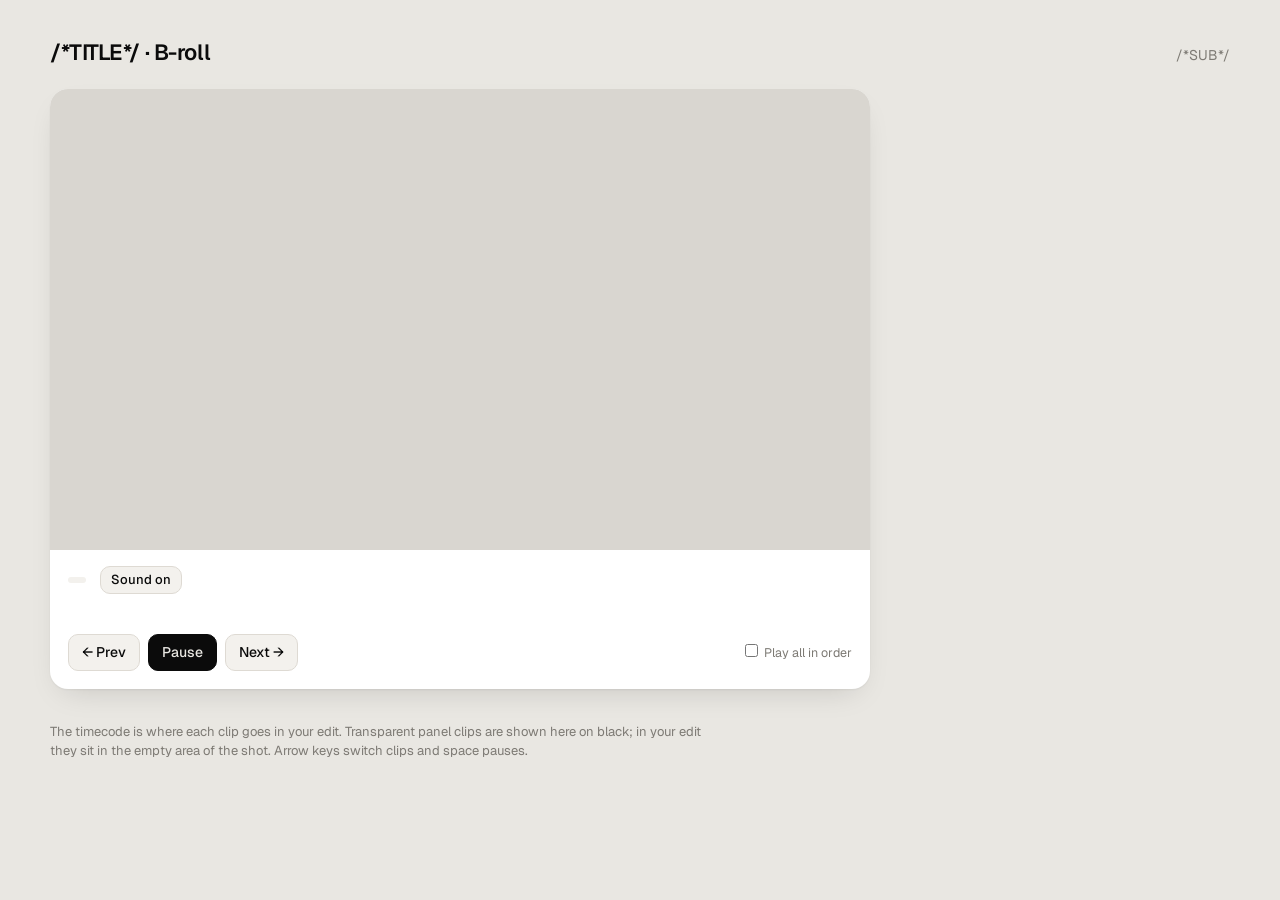
<file: skills/motion-broll/templates/viewer.html>
<!doctype html><html><head><meta charset="utf-8"><meta name="viewport" content="width=device-width,initial-scale=1">
<title>/*TITLE*/ B-roll</title>
<link rel="preconnect" href="https://fonts.googleapis.com">
<link rel="stylesheet" href="https://fonts.googleapis.com/css2?family=Geist:wght@400;500;600&family=Geist+Mono:wght@400;500&display=swap">
<style>
:root{
  --bg:#E9E7E2; --panel:#FFFFFF; --ink:#0B0B0B; --muted:#7D7A74; --line:#DEDAD3; --soft:#F3F1ED; --acc:#FF5A1F; --stage:#D9D6D0;
  --sans:'Geist',system-ui,-apple-system,sans-serif; --mono:'Geist Mono',ui-monospace,monospace;
}
@media (prefers-color-scheme: dark){:root:not([data-theme="light"]){--bg:#141412;--panel:#1D1C1A;--ink:#F2F0EC;--muted:#9C9891;--line:#34322E;--soft:#262522;--stage:#0B0B0A;color-scheme:dark}}
:root[data-theme="dark"]{--bg:#141412;--panel:#1D1C1A;--ink:#F2F0EC;--muted:#9C9891;--line:#34322E;--soft:#262522;--stage:#0B0B0A;color-scheme:dark}
body{background:var(--bg);color:var(--ink);font-family:var(--sans);font-size:15px;line-height:1.5}
.wrap{max-width:1180px;margin:0 auto;padding-inline:20px;padding-block:28px 48px;display:grid;gap:20px}
header{display:flex;flex-wrap:wrap;align-items:baseline;justify-content:space-between;gap:8px 20px}
h1{font-size:22px;font-weight:600;letter-spacing:-.02em;margin:0;text-wrap:balance}
.sub{color:var(--muted);font-size:14px}
.main{display:grid;grid-template-columns:minmax(0,1fr) 340px;gap:20px;align-items:start}
@media (max-width:860px){.main{grid-template-columns:1fr}}
.player{background:var(--panel);border-radius:18px;overflow:hidden;box-shadow:0 1px 2px rgba(0,0,0,.05),0 12px 32px -14px rgba(0,0,0,.18)}
.screen{position:relative;aspect-ratio:16/9;background:var(--stage);max-width:100%}
video{position:absolute;inset:0;width:100%;height:100%;display:block}
.info{padding:16px 18px 18px;display:grid;gap:10px}
.meta{display:flex;flex-wrap:wrap;gap:8px 14px;align-items:center}
.tc{font-family:var(--mono);font-size:13px;background:var(--soft);border-radius:8px;padding:3px 9px;font-variant-numeric:tabular-nums}
.tag{font-size:12px;font-weight:500;color:#fff;background:var(--acc);border-radius:999px;padding:2px 9px}
.title{font-size:19px;font-weight:600;letter-spacing:-.015em;margin:0}
.quote{margin:0;color:var(--muted);font-size:15px;max-width:65ch}
.file{font-family:var(--mono);font-size:12.5px;color:var(--muted);overflow-wrap:anywhere}
.controls{display:flex;flex-wrap:wrap;gap:8px;align-items:center}
button{font:inherit;font-size:14px;font-weight:500;color:var(--ink);background:var(--soft);border:1px solid var(--line);border-radius:10px;padding:7px 13px;cursor:pointer}
button:hover{border-color:var(--muted)}
button:focus-visible{outline:2px solid var(--acc);outline-offset:2px}
button.primary{background:var(--ink);color:var(--bg);border-color:var(--ink)}
.spacer{flex:1}
.hint{font-size:12.5px;color:var(--muted)}
.list{display:grid;gap:8px;margin:0;padding:0;list-style:none}
.item button{width:100%;display:grid;grid-template-columns:34px minmax(0,1fr);gap:10px;align-items:start;text-align:left;background:var(--panel);border:1px solid transparent;border-radius:14px;padding:11px 12px}
.item button[aria-current="true"]{border-color:var(--ink)}
.num{font-family:var(--mono);font-size:13px;width:34px;height:34px;border-radius:10px;background:var(--soft);display:flex;align-items:center;justify-content:center}
.item button[aria-current="true"] .num{background:var(--acc);color:#fff}
.it{font-weight:600;font-size:14.5px;letter-spacing:-.01em}
.iq{font-size:13px;color:var(--muted);display:-webkit-box;-webkit-line-clamp:2;-webkit-box-orient:vertical;overflow:hidden}
.itc{font-family:var(--mono);font-size:12px;color:var(--muted);font-variant-numeric:tabular-nums}
.foot{font-size:13px;color:var(--muted);max-width:75ch}
@media (prefers-reduced-motion: reduce){video{animation:none}}
</style>

<div class="wrap">
  <header>
    <h1>/*TITLE*/ · B-roll</h1>
    <span class="sub">/*SUB*/</span>
  </header>
  <div class="main">
    <section class="player" aria-label="Clip player">
      <div class="screen"><video id="vid" playsinline muted autoplay loop preload="auto"></video></div>
      <div class="info">
        <div class="meta"><span class="tc" id="tc"></span><button type="button" id="snd" style="padding:3px 10px;font-size:13px">Sound on</button><span class="tag" id="tag" hidden>Transparent overlay</span></div>
        <h2 class="title" id="title"></h2>
        <p class="quote" id="quote"></p>
        <div class="file" id="file"></div>
        <div class="controls">
          <button id="prev" type="button">← Prev</button>
          <button id="play" type="button" class="primary">Pause</button>
          <button id="next" type="button">Next →</button>
          <span class="spacer"></span>
          <label class="hint"><input type="checkbox" id="auto"> Play all in order</label>
        </div>
      </div>
    </section>
    <ol class="list" id="list"></ol>
  </div>
  <p class="foot">The timecode is where each clip goes in your edit. Transparent panel clips are shown here on black; in your edit they sit in the empty area of the shot. Arrow keys switch clips and space pauses.</p>
</div>

<script>
const CLIPS=/*CLIPS*/[];
const $=id=>document.getElementById(id);
const vid=$('vid'), list=$('list');
let cur=0, touched=false; addEventListener('pointerdown',()=>{touched=true;},{capture:true}); addEventListener('keydown',()=>{touched=true;},{capture:true});
list.innerHTML=CLIPS.map((c,i)=>`<li class="item"><button type="button" data-i="${i}"><span class="num">${c.n}</span><span><div class="it">${c.t}</div><div class="itc">${c.tc}</div><div class="iq">${c.q}</div></span></button></li>`).join('');
function show(i){
  cur=(i+CLIPS.length)%CLIPS.length; const c=CLIPS[cur];
  $('tc').textContent=c.tc; $('title').textContent=c.n+' · '+c.t; $('quote').textContent=c.q; $('file').textContent=c.f; $('tag').hidden=!c.alpha;
  vid.loop=!$('auto').checked; vid.muted=!(c.full&&touched); vid.src=c.src; vid.play().catch(()=>{}); $('play').textContent='Pause'; $('snd').hidden=!c.full; $('snd').textContent=vid.muted?'Sound on':'Sound off';
  list.querySelectorAll('button').forEach(b=>b.setAttribute('aria-current',String(+b.dataset.i===cur)));
}
list.addEventListener('click',e=>{const b=e.target.closest('button[data-i]'); if(b) show(+b.dataset.i);});
$('snd').onclick=()=>{vid.muted=!vid.muted;$('snd').textContent=vid.muted?'Sound on':'Sound off';};
$('prev').onclick=()=>show(cur-1); $('next').onclick=()=>show(cur+1);
$('play').onclick=()=>{if(vid.paused){vid.play();$('play').textContent='Pause';}else{vid.pause();$('play').textContent='Play';}};
$('auto').onchange=()=>{vid.loop=!$('auto').checked; if($('auto').checked){vid.currentTime=0;vid.play();}};
vid.addEventListener('ended',()=>{if($('auto').checked) show(cur+1);});
document.addEventListener('keydown',e=>{if(e.target.tagName==='INPUT')return; if(e.key==='ArrowRight'){show(cur+1);e.preventDefault();} else if(e.key==='ArrowLeft'){show(cur-1);e.preventDefault();} else if(e.key===' '){$('play').click();e.preventDefault();}});
show(0);
</script>

</html>
</file>
